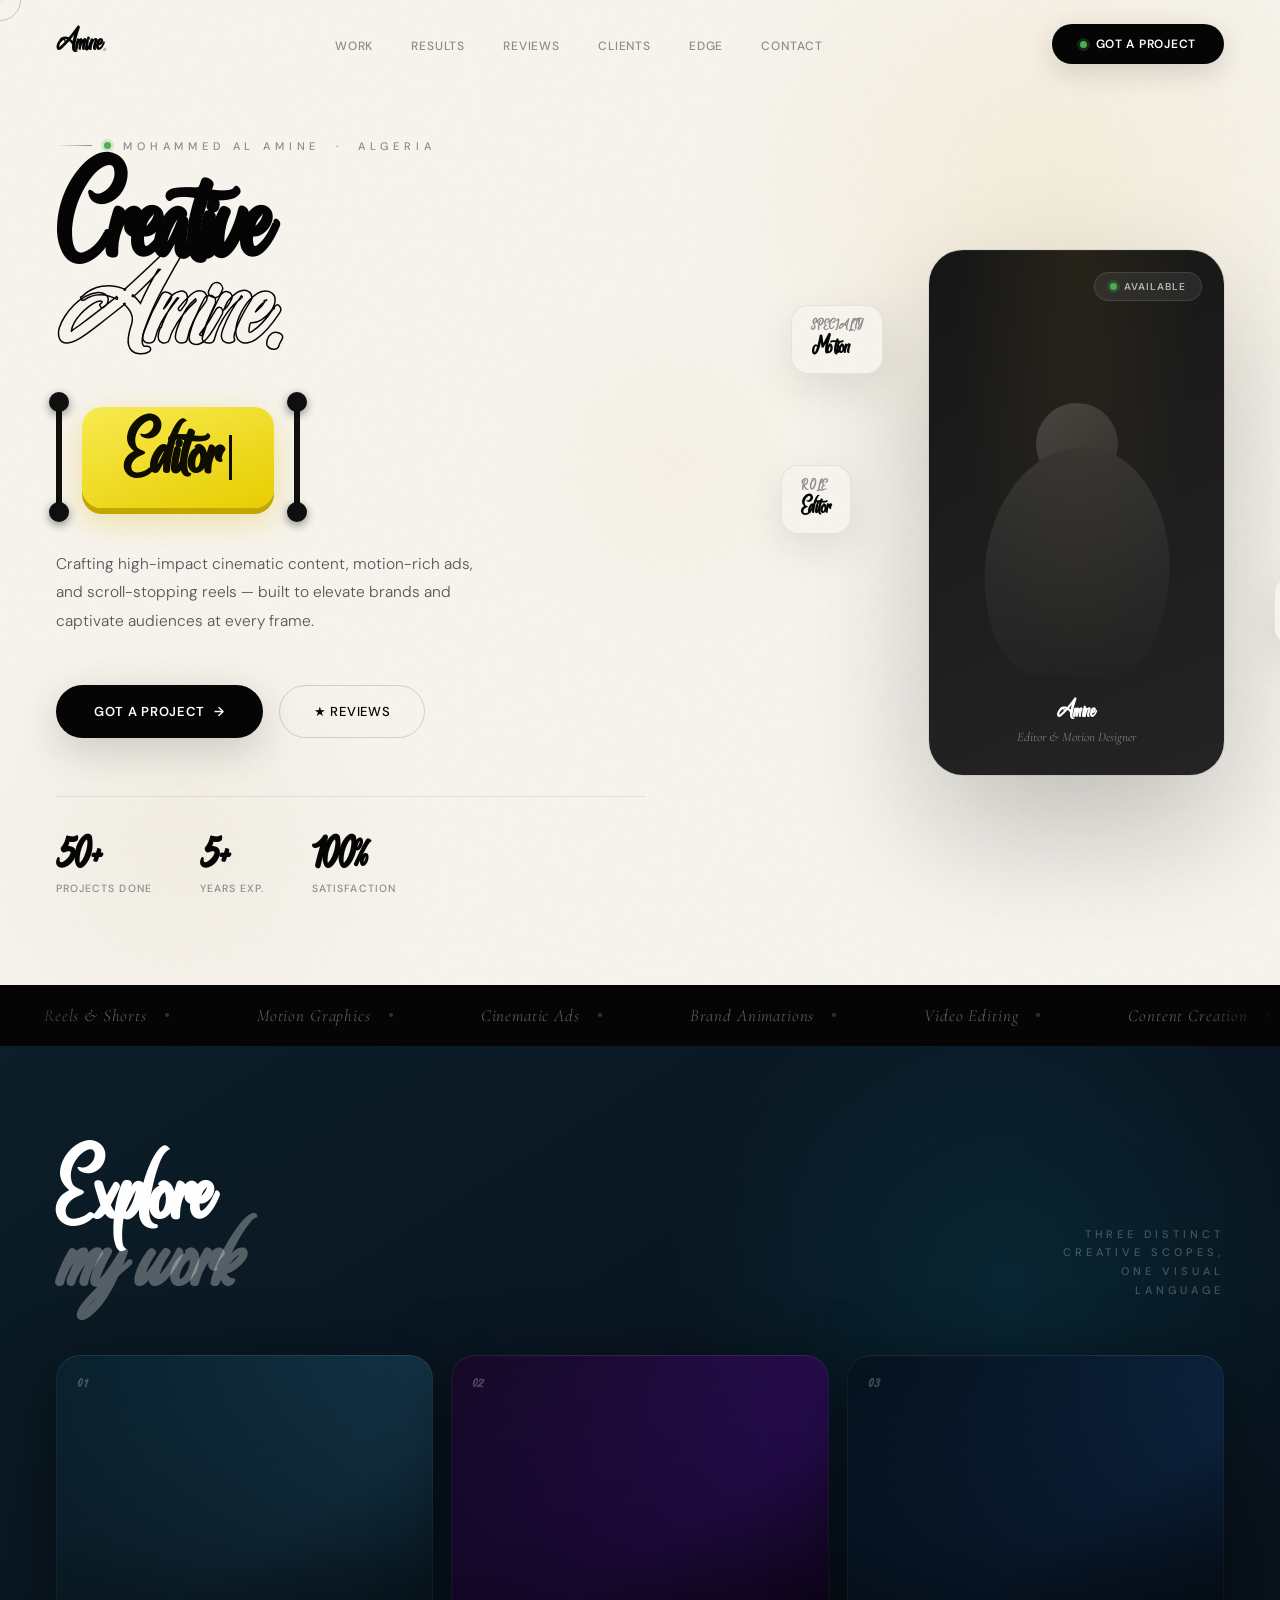
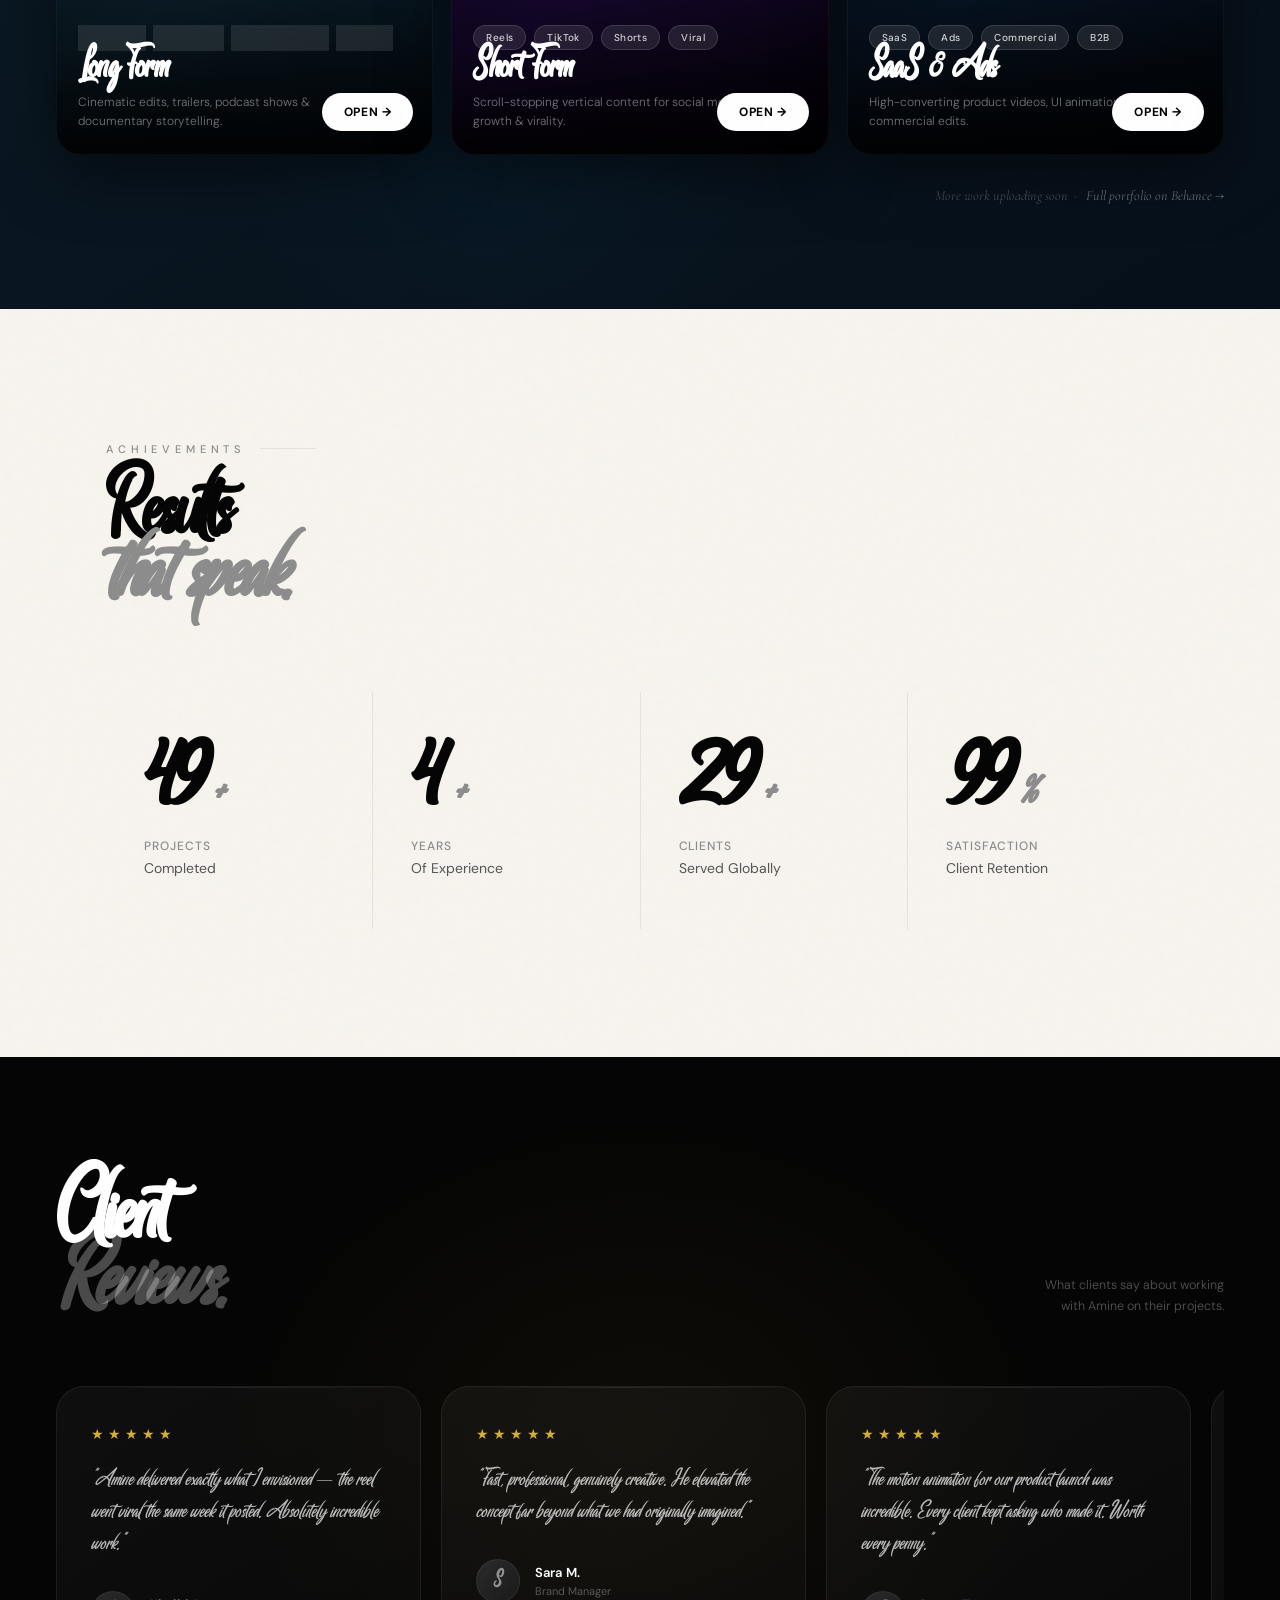
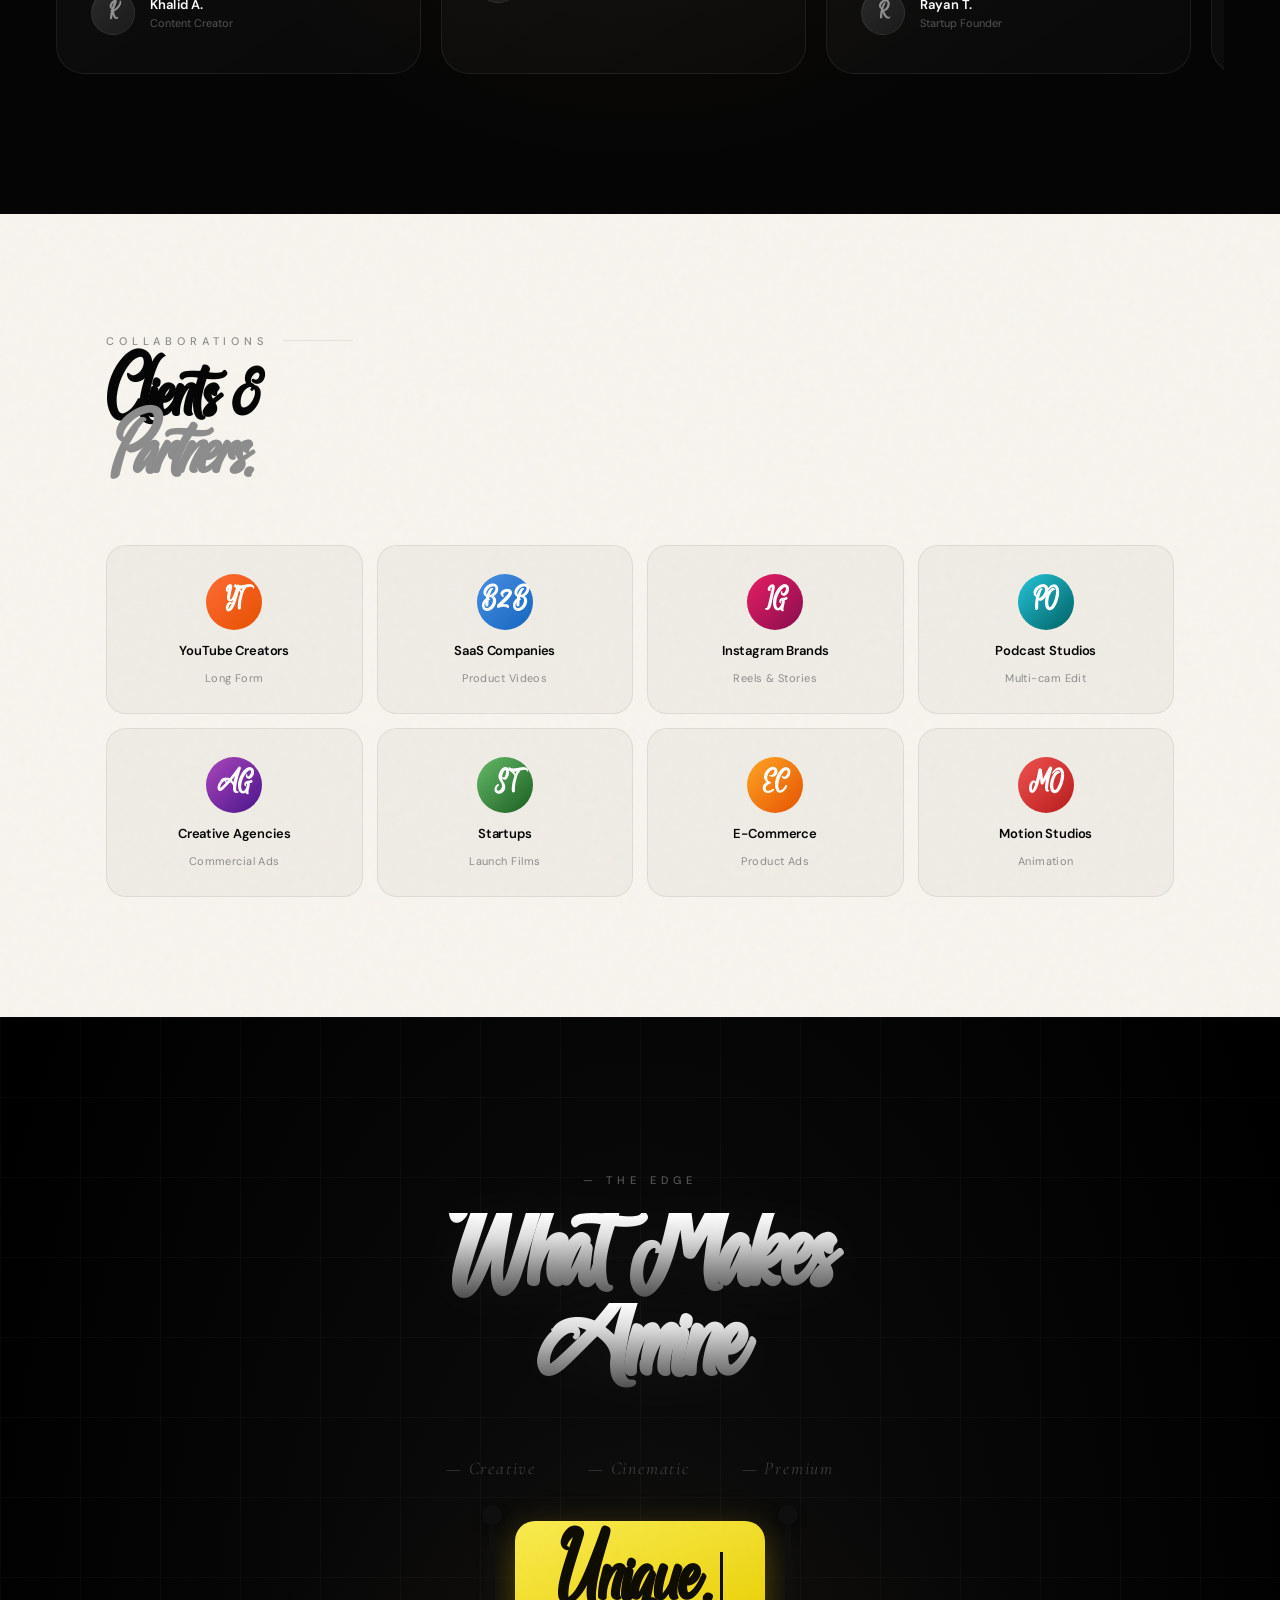
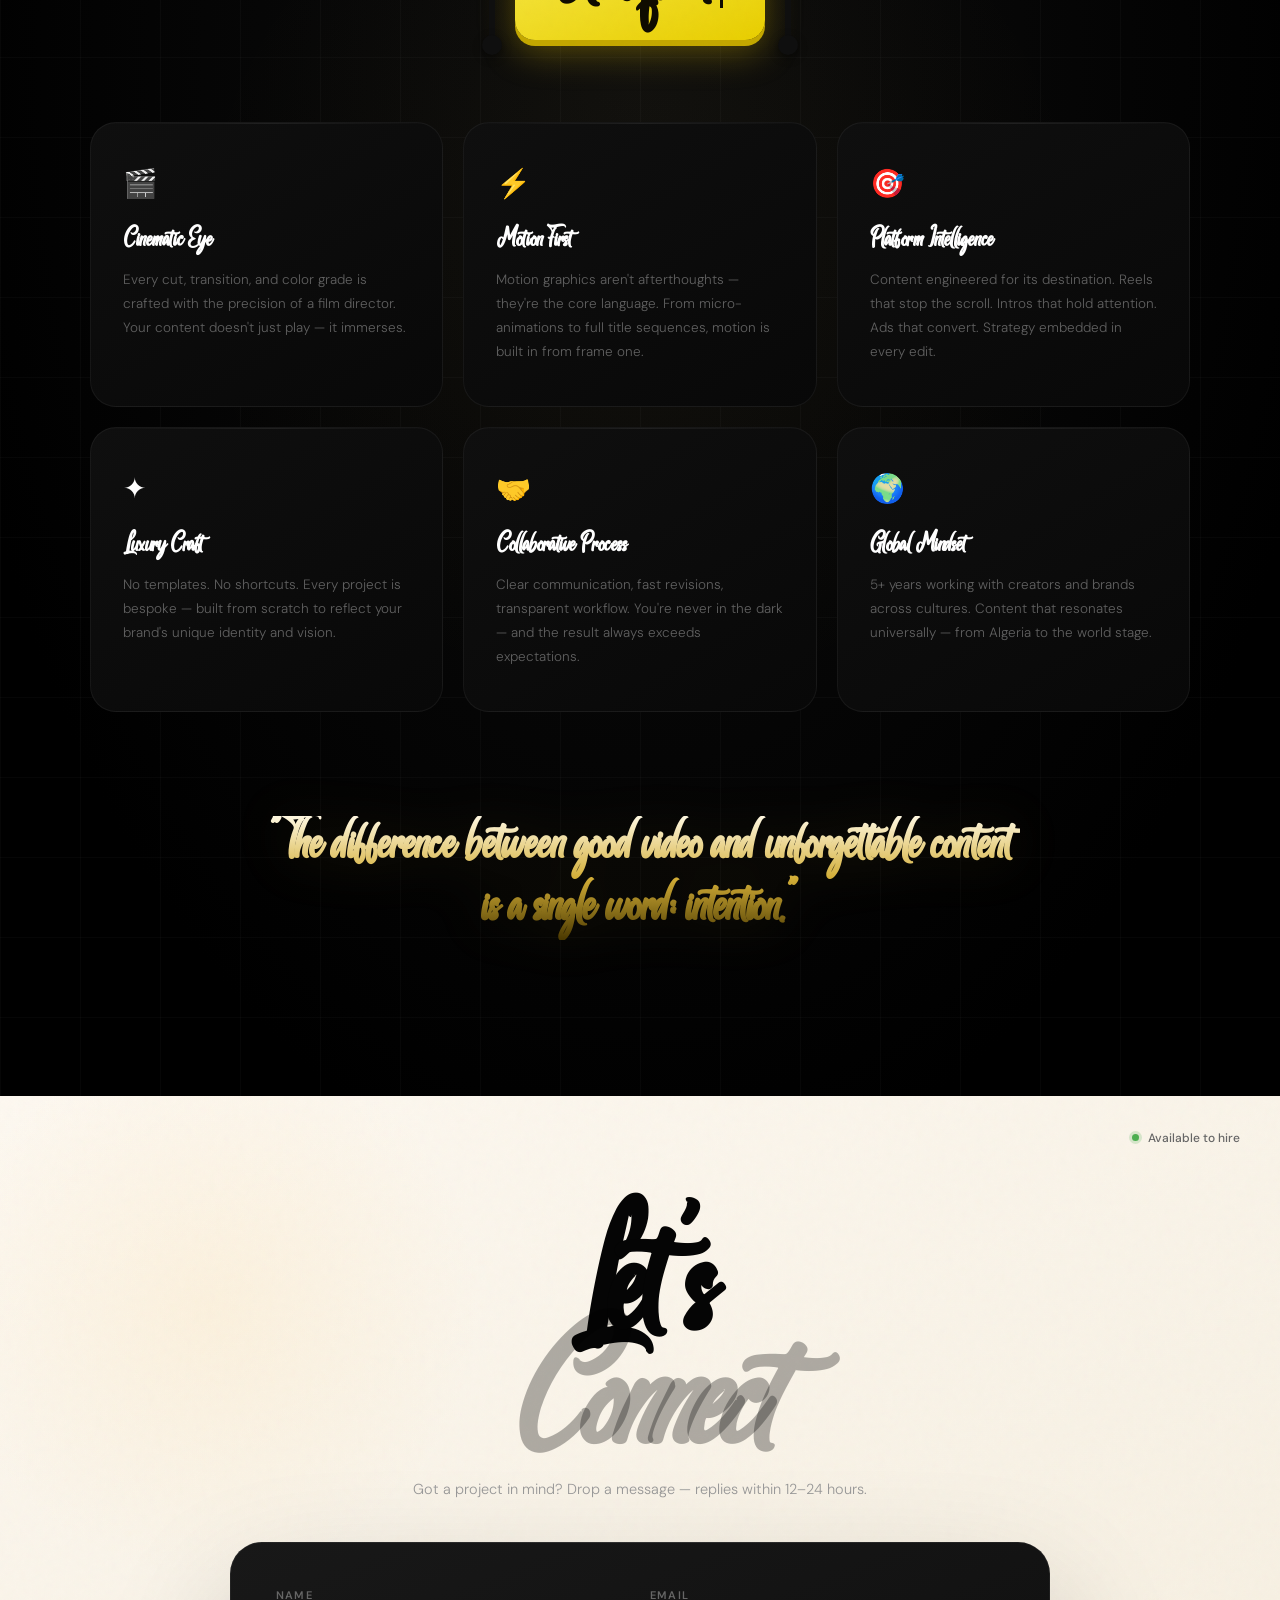
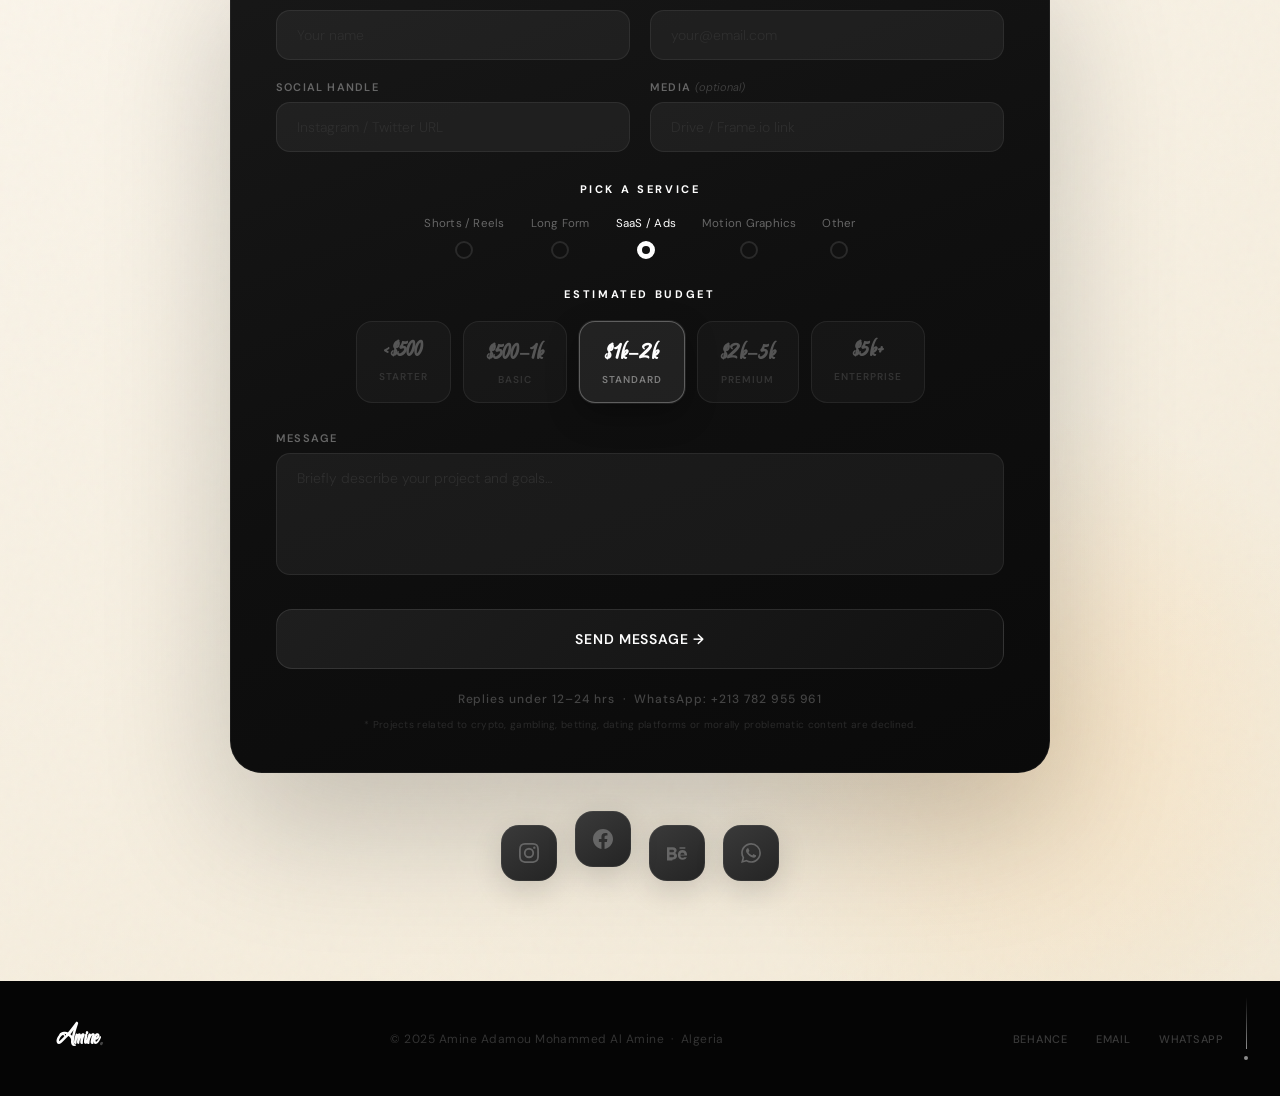
<file: lab/index.html>
<!DOCTYPE html>
<html lang="en">
<head>
<meta charset="UTF-8">
<meta name="viewport" content="width=device-width, initial-scale=1.0">
<title>Amine — Video Editor & Motion Designer</title>
<link rel="preconnect" href="https://fonts.googleapis.com">
<link rel="preconnect" href="https://fonts.gstatic.com" crossorigin>
<link href="https://fonts.googleapis.com/css2?family=Playfair+Display:ital,wght@0,700;0,900;1,700;1,900&family=Cormorant+Garamond:ital,wght@0,300;0,400;1,300;1,400&family=DM+Sans:ital,wght@0,300;0,400;0,500;1,300&display=swap" rel="stylesheet">
<style>
@font-face {
  font-family: 'Ballmain';
  src: url('Ballmain.ttf') format('truetype');
  font-weight: normal;
  font-style: normal;
  font-display: swap;
}

/* ══════════════════════════════════
   TOKENS + RESET
══════════════════════════════════ */
*{box-sizing:border-box;margin:0;padding:0}
:root{
  --tf:'Ballmain','Playfair Display',serif;
  --bf:'DM Sans',Helvetica,sans-serif;
  --cf:'Cormorant Garamond',serif;
  --bg:#F7F4EE;--bg2:#EFECE5;
  --dark:#050505;--mid:#555;--muted:#8D8D8D;
  --gold:#D4AF37;--border:rgba(0,0,0,.07);
  --ease:cubic-bezier(.22,1,.36,1);
  --ease2:cubic-bezier(.175,.885,.32,1.275)
}
html{scroll-behavior:smooth;-webkit-font-smoothing:antialiased}
body{font-family:var(--bf);background:var(--bg);color:var(--dark);overflow-x:hidden}
::selection{background:#050505;color:#fff}
::-webkit-scrollbar{width:4px}
::-webkit-scrollbar-track{background:var(--bg2)}
::-webkit-scrollbar-thumb{background:#c8c4bc;border-radius:10px}

/* ── GRAIN ── */
body::before{content:'';position:fixed;inset:0;z-index:9990;pointer-events:none;
  background-image:url("data:image/svg+xml,%3Csvg viewBox='0 0 200 200' xmlns='http://www.w3.org/2000/svg'%3E%3Cfilter id='n'%3E%3CfeTurbulence type='fractalNoise' baseFrequency='0.85' numOctaves='4' stitchTiles='stitch'/%3E%3C/filter%3E%3Crect width='100%25' height='100%25' filter='url(%23n)'/%3E%3C/svg%3E");
  opacity:.028;mix-blend-mode:multiply}

/* ── CURTAIN TRANSITION ── */
#curtain{position:fixed;inset:0;z-index:99999;pointer-events:none;background:#050505;
  clip-path:circle(0% at var(--cx,50%) var(--cy,50%));will-change:clip-path}
#curtain.expanding{clip-path:circle(170% at var(--cx,50%) var(--cy,50%));
  transition:clip-path 1.1s cubic-bezier(.77,0,.18,1);pointer-events:all}

/* ── LOADER ── */
#loader{position:fixed;inset:0;z-index:99998;background:#050505;
  display:flex;flex-direction:column;align-items:center;justify-content:center;
  transition:opacity .9s var(--ease),visibility .9s;overflow:hidden}
#loader.out{opacity:0;visibility:hidden}
.l-num{font-family:var(--tf);font-size:clamp(80px,14vw,180px);font-weight:900;
  letter-spacing:-.05em;line-height:1;
  background:linear-gradient(175deg,#fff 0%,#aaa 60%,#333 100%);
  -webkit-background-clip:text;background-clip:text;-webkit-text-fill-color:transparent;
  transition:opacity .3s}
.l-tag{font-size:11px;letter-spacing:.45em;color:rgba(255,255,255,.2);
  font-weight:500;text-transform:uppercase;margin-top:14px}
.l-bar{width:200px;height:1px;background:rgba(255,255,255,.08);margin-top:44px;overflow:hidden}
.l-fill{height:100%;background:linear-gradient(90deg,transparent,rgba(255,255,255,.7),transparent);
  width:0%;transition:width .06s linear}
.l-tagline{position:absolute;bottom:40px;font-family:var(--cf);font-style:italic;
  font-size:15px;color:rgba(255,255,255,.18);letter-spacing:.06em}

/* ── CURSOR ── */
#c,#cr{position:fixed;border-radius:50%;pointer-events:none;transform:translate(-50%,-50%);will-change:left,top}
#c{width:9px;height:9px;background:#050505;z-index:9998;transition:width .4s var(--ease),height .4s var(--ease),background .4s;mix-blend-mode:difference}
#cr{width:42px;height:42px;border:1.5px solid rgba(0,0,0,.2);z-index:9997;
  transition:width .45s var(--ease),height .45s var(--ease),border-color .4s,opacity .4s;mix-blend-mode:normal}
body.ch #c{width:0;height:0}
body.ch #cr{width:66px;height:66px;border-color:rgba(0,0,0,.45)}
body.ds #c{background:#fff;mix-blend-mode:difference}
body.ds #cr{border-color:rgba(255,255,255,.3)}

/* ── PAGE REVEAL ── */
@keyframes pgIn{from{opacity:0;transform:translateY(22px);filter:blur(10px)}to{opacity:1;transform:none;filter:none}}
body.ready{animation:pgIn .95s var(--ease) both}

/* ── FADE UP ── */
.fu{opacity:0;transform:translateY(32px);filter:blur(14px);
  transition:opacity 1.1s var(--ease),transform 1.1s var(--ease),filter 1.1s var(--ease)}
.fu.v{opacity:1;transform:none;filter:none}
.d1{transition-delay:.1s}.d2{transition-delay:.22s}.d3{transition-delay:.37s}
.d4{transition-delay:.52s}.d5{transition-delay:.68s}

/* ── SCROLL INDICATOR ── */
#si{position:fixed;right:32px;bottom:36px;z-index:100;
  display:flex;flex-direction:column;align-items:center;gap:7px;
  opacity:1;transition:opacity .5s;pointer-events:none}
#si.h{opacity:0}
.si-l{width:1px;height:52px;background:linear-gradient(180deg,transparent,var(--muted));
  animation:sid 2.4s ease-in-out infinite}
@keyframes sid{
  0%{transform:scaleY(0);transform-origin:top;opacity:0}
  38%{transform:scaleY(1);opacity:1}
  78%{transform:scaleY(1);transform-origin:bottom;opacity:.4}
  100%{transform:scaleY(0);transform-origin:bottom;opacity:0}}
.si-d{width:4px;height:4px;border-radius:50%;background:var(--muted)}

/* ══════════════════════════════════
   NAV
══════════════════════════════════ */
nav{position:fixed;top:0;left:0;right:0;z-index:1000;
  display:flex;align-items:center;justify-content:space-between;padding:24px 56px;
  background:rgba(247,244,238,.0);backdrop-filter:blur(0px);
  border-bottom:1px solid transparent;
  transition:padding .5s var(--ease),background .6s,backdrop-filter .6s,border-color .6s}
nav.sc{padding:16px 56px;background:rgba(247,244,238,.92);
  backdrop-filter:blur(24px) saturate(140%);border-color:var(--border)}
.nav-logo{font-family:var(--tf);font-size:22px;font-weight:900;letter-spacing:-.035em;
  color:var(--dark);text-decoration:none;transition:opacity .3s}
.nav-logo em{font-style:italic;color:rgba(0,0,0,.25)}
.nav-logo:hover{opacity:.7}
.nav-links{display:flex;gap:38px;list-style:none}
.nav-links a{font-size:12px;font-weight:500;letter-spacing:.07em;color:var(--muted);
  text-decoration:none;text-transform:uppercase;position:relative;transition:color .3s}
.nav-links a::after{content:'';position:absolute;bottom:-4px;left:0;width:0;height:1px;
  background:var(--dark);transition:width .4s var(--ease)}
.nav-links a:hover{color:var(--dark)}
.nav-links a:hover::after{width:100%}
.nav-cta{display:inline-flex;align-items:center;gap:9px;padding:12px 28px;
  background:var(--dark);color:#fff;border-radius:100px;
  font-size:12px;font-weight:600;letter-spacing:.06em;text-decoration:none;text-transform:uppercase;
  transition:all .45s var(--ease);box-shadow:0 8px 28px rgba(0,0,0,.14)}
.nav-cta:hover{transform:translateY(-2px);box-shadow:0 16px 44px rgba(0,0,0,.22)}
.nav-avail{width:7px;height:7px;background:#4CAF50;border-radius:50%;
  box-shadow:0 0 0 3px rgba(76,175,80,.2);animation:pulse 2s infinite}
@keyframes pulse{0%,100%{box-shadow:0 0 0 0 rgba(76,175,80,.45)}50%{box-shadow:0 0 0 7px rgba(76,175,80,0)}}

/* ══════════════════════════════════
   §1 HERO
══════════════════════════════════ */
#s1{min-height:100vh;display:flex;align-items:center;padding:130px 56px 90px;
  position:relative;overflow:hidden;background:var(--bg)}

/* ambient orbs */
.orb{position:absolute;border-radius:50%;pointer-events:none}
.o1{width:780px;height:780px;top:-200px;right:-160px;
  background:radial-gradient(circle,rgba(212,175,55,.11),transparent 65%);
  animation:ob1 14s ease-in-out infinite}
.o2{width:560px;height:560px;bottom:-140px;left:-100px;
  background:radial-gradient(circle,rgba(180,155,90,.08),transparent 62%);
  animation:ob2 18s ease-in-out infinite}
.o3{width:380px;height:380px;top:28%;left:38%;
  background:radial-gradient(circle,rgba(212,175,55,.055),transparent 68%);
  animation:ob3 22s ease-in-out infinite}
@keyframes ob1{0%,100%{transform:translate(0,0) scale(1)}50%{transform:translate(-28px,22px) scale(1.05)}}
@keyframes ob2{0%,100%{transform:translate(0,0)}50%{transform:translate(22px,-26px) scale(1.04)}}
@keyframes ob3{0%,100%{transform:translate(0,0)}33%{transform:translate(16px,-14px)}66%{transform:translate(-12px,16px)}}

.h-inner{display:flex;align-items:center;justify-content:space-between;
  gap:60px;max-width:1180px;width:100%;margin:0 auto;position:relative;z-index:2}
.h-left{flex:1;max-width:590px}

.h-eye{display:inline-flex;align-items:center;gap:12px;font-size:11px;
  letter-spacing:.44em;color:var(--muted);font-weight:500;text-transform:uppercase;margin-bottom:34px}
.h-eye-line{width:36px;height:1px;background:linear-gradient(90deg,transparent,var(--muted))}

.h-name{font-family:var(--tf);font-size:clamp(60px,7.8vw,118px);font-weight:900;
  line-height:.87;letter-spacing:-.045em;margin-bottom:42px;color:var(--dark)}
.h-name .ln1{display:block}
.h-name .ln2{display:block;font-style:italic;font-weight:700;
  -webkit-text-stroke:1.5px var(--dark);color:transparent;letter-spacing:-.02em}

/* typewriter widget */
.tw{display:inline-flex;align-items:center;justify-content:center;margin-bottom:38px}
.tw-bar{width:3px;height:76px;border-radius:2px;position:relative;
  transition:height .55s var(--ease2)}
.tw-knob{position:absolute;width:13px;height:13px;background:var(--bg);
  border:2.5px solid currentColor;border-radius:50%;left:50%;transform:translateX(-50%)}
.tw-knob.t{top:-6px}.tw-knob.b{bottom:-6px}
.tw-word{padding:10px 36px;font-family:var(--tf);
  font-size:clamp(30px,4.4vw,58px);font-weight:900;letter-spacing:-.03em;
  transition:all .65s var(--ease);border-radius:16px;margin:0 16px;
  min-width:160px;display:flex;align-items:center;justify-content:center;
  box-shadow:0 18px 55px rgba(0,0,0,.14)}
.tw-cur{display:inline-block;width:2.5px;height:.82em;background:currentColor;
  margin-left:5px;vertical-align:middle;animation:blink 1s step-end infinite}
@keyframes blink{50%{opacity:0}}

/* themes */
.c-y{color:#8a6500}.c-y .tw-word{background:linear-gradient(135deg,#ffe55a,#f0c200);color:#1a1200}.c-y .tw-bar{background:#f0c200}
.c-p{color:#3d2dd4}.c-p .tw-word{background:linear-gradient(135deg,#c4b8ff,#4a34f3);color:#fff}.c-p .tw-bar{background:#4a34f3}
.c-o{color:#bf4200}.c-o .tw-word{background:linear-gradient(135deg,#ffb888,#e65100);color:#fff}.c-o .tw-bar{background:#e65100}
.c-g{color:#1a6620}.c-g .tw-word{background:linear-gradient(135deg,#62f4a0,#2e7d32);color:#fff}.c-g .tw-bar{background:#2e7d32}

.h-desc{font-size:15.5px;color:var(--mid);line-height:1.82;font-weight:300;
  max-width:430px;margin-bottom:50px}
.h-btns{display:flex;gap:16px;flex-wrap:wrap;align-items:center}

.btn-p{display:inline-flex;align-items:center;gap:10px;padding:18px 38px;
  background:var(--dark);color:#fff;border-radius:100px;font-size:13px;
  font-weight:600;letter-spacing:.055em;text-decoration:none;text-transform:uppercase;
  transition:all .48s var(--ease);box-shadow:0 12px 40px rgba(0,0,0,.16);position:relative;overflow:hidden}
.btn-p::before{content:'';position:absolute;inset:0;background:#111;
  transform:translateX(-101%);transition:transform .55s var(--ease)}
.btn-p:hover::before{transform:translateX(0)}
.btn-p:hover{transform:translateY(-3px);box-shadow:0 22px 52px rgba(0,0,0,.25)}
.btn-p>*{position:relative;z-index:1}
.bt-arr{transition:transform .45s var(--ease)}
.btn-p:hover .bt-arr{transform:translateX(5px)}

.btn-s{display:inline-flex;align-items:center;gap:10px;padding:17px 34px;
  background:transparent;color:var(--dark);border:1.5px solid rgba(0,0,0,.15);
  border-radius:100px;font-size:13px;font-weight:500;letter-spacing:.055em;
  text-decoration:none;text-transform:uppercase;transition:all .45s var(--ease)}
.btn-s:hover{background:var(--dark);color:#fff;border-color:var(--dark);transform:translateY(-3px)}

.h-stats{display:flex;gap:48px;margin-top:58px;padding-top:42px;border-top:1px solid var(--border)}
.hs-n{font-family:var(--tf);font-size:38px;font-weight:900;letter-spacing:-.045em;
  line-height:1;color:var(--dark)}
.hs-l{font-size:10.5px;color:var(--muted);letter-spacing:.1em;
  font-weight:500;margin-top:5px;text-transform:uppercase}

/* portrait */
.h-right{flex:0 0 auto;position:relative}
.portrait{width:295px;aspect-ratio:9/16;border-radius:34px;overflow:hidden;
  background:linear-gradient(158deg,#161616,#242424);
  box-shadow:0 55px 130px rgba(0,0,0,.22),0 0 0 1px rgba(0,0,0,.06),
             inset 0 1px 0 rgba(255,255,255,.06);
  transition:transform .6s var(--ease)}
.portrait:hover{transform:perspective(700px) rotateY(-4deg) rotateX(2deg) scale(1.02)}
.portrait-body{position:absolute;bottom:100px;left:50%;transform:translateX(-50%);
  width:185px;height:228px;background:linear-gradient(175deg,#323232,#222);
  border-radius:54% 46% 32% 28%/58% 52% 48% 42%;z-index:1}
.portrait-head{position:absolute;bottom:290px;left:50%;transform:translateX(-50%);
  width:82px;height:82px;border-radius:50%;
  background:linear-gradient(135deg,#404040,#2e2e2e);z-index:1}
.portrait-glow{position:absolute;inset:0;
  background:radial-gradient(ellipse at 50% 0%,rgba(212,175,55,.08),transparent 58%);z-index:2}
.portrait-badge{position:absolute;top:22px;right:22px;z-index:4;
  background:rgba(255,255,255,.07);backdrop-filter:blur(14px);
  border:1px solid rgba(255,255,255,.11);border-radius:100px;
  padding:7px 15px;font-size:10px;font-weight:600;letter-spacing:.1em;
  color:rgba(255,255,255,.65);text-transform:uppercase;
  display:flex;align-items:center;gap:7px}
.portrait-info{position:absolute;bottom:30px;left:0;right:0;text-align:center;z-index:3}
.portrait-info .pn{font-family:var(--tf);font-size:18px;font-weight:700;
  color:#fff;letter-spacing:-.02em}
.portrait-info .pr{font-family:var(--cf);font-style:italic;font-size:13px;
  color:rgba(255,255,255,.42);margin-top:5px}

/* floating tags */
.ftag{position:absolute;background:rgba(247,244,238,.96);backdrop-filter:blur(20px);
  border:1px solid rgba(0,0,0,.07);border-radius:17px;padding:13px 19px;
  box-shadow:0 14px 44px rgba(0,0,0,.09);white-space:nowrap;z-index:10;
  animation:ff 5.5s ease-in-out infinite}
.ftag .fl{font-size:10px;color:var(--muted);letter-spacing:.08em;font-weight:600;
  text-transform:uppercase;display:block;margin-bottom:3px}
.ftag .fv{font-family:var(--tf);font-size:18px;font-weight:900;
  color:var(--dark);letter-spacing:-.03em}
.ft1{top:55px;left:-138px;animation-delay:0s}
.ft2{top:215px;left:-148px;animation-delay:1.9s}
.ft3{bottom:130px;right:-138px;animation-delay:1s}
@keyframes ff{0%,100%{transform:translateY(0)}50%{transform:translateY(-10px)}}

/* ══════════════════════════════════
   MARQUEE
══════════════════════════════════ */
.mq{background:var(--dark);padding:20px 0;overflow:hidden;position:relative}
.mq::before,.mq::after{content:'';position:absolute;top:0;bottom:0;width:80px;z-index:2}
.mq::before{left:0;background:linear-gradient(90deg,var(--dark),transparent)}
.mq::after{right:0;background:linear-gradient(-90deg,var(--dark),transparent)}
.mq-t{display:flex;width:max-content;animation:mqs 30s linear infinite}
.mq-i{display:flex;align-items:center;gap:18px;padding:0 44px;
  font-family:var(--cf);font-style:italic;font-size:17px;font-weight:300;
  color:rgba(255,255,255,.38);letter-spacing:.05em;white-space:nowrap}
.mq-d{width:4px;height:4px;background:rgba(255,255,255,.18);border-radius:50%;flex-shrink:0}
@keyframes mqs{0%{transform:translateX(0)}100%{transform:translateX(-50%)}}

/* ══════════════════════════════════
   §2 WORK CARDS
══════════════════════════════════ */
#s2{background:linear-gradient(148deg,#0c1e28,#091520 48%,#07101a);
  padding:120px 56px 100px;position:relative;overflow:hidden}
#s2::before{content:'';position:absolute;top:-150px;right:-120px;width:780px;height:780px;
  border-radius:50%;background:radial-gradient(circle,rgba(0,160,180,.12),transparent 62%);pointer-events:none}
#s2::after{content:'';position:absolute;bottom:-120px;left:15%;width:620px;height:560px;
  background:radial-gradient(circle,rgba(0,80,120,.09),transparent 62%);pointer-events:none}

.s2-in{max-width:1180px;margin:0 auto;position:relative;z-index:2}
.s2-hd{display:flex;align-items:flex-end;justify-content:space-between;margin-bottom:56px}
.s2-ht{font-family:var(--tf);font-size:clamp(42px,5.8vw,76px);font-weight:900;
  color:#fff;letter-spacing:-.03em;line-height:.9}
.s2-ht em{font-style:italic;color:rgba(255,255,255,.3)}
.s2-hs{font-size:11px;letter-spacing:.36em;color:rgba(255,255,255,.25);
  font-weight:500;text-transform:uppercase;max-width:180px;text-align:right;line-height:1.7}

.s2-cards{display:grid;grid-template-columns:repeat(3,1fr);gap:18px}

/* card */
.wc{border-radius:24px;overflow:hidden;position:relative;cursor:pointer;
  min-height:400px;transition:transform .6s var(--ease),box-shadow .6s var(--ease);
  box-shadow:0 14px 65px rgba(0,0,0,.5)}
.wc:hover{transform:translateY(-12px) scale(1.012);box-shadow:0 44px 110px rgba(0,0,0,.65)}

.wc-bg{position:absolute;inset:0;background-size:cover;background-position:center;
  transition:transform .75s var(--ease)}
.wc:hover .wc-bg{transform:scale(1.09)}
.wc-1 .wc-bg{background:linear-gradient(148deg,#0a2230,#163a50,#0a1e30)}
.wc-2 .wc-bg{background:linear-gradient(148deg,#160a28,#2e0e5e,#0e061a)}
.wc-3 .wc-bg{background:linear-gradient(148deg,#06121e,#0e2848,#050e18)}

.wc-ov{position:absolute;inset:0;
  background:linear-gradient(to top,rgba(0,0,0,.95) 0%,rgba(0,0,0,.4) 55%,rgba(0,0,0,.05) 100%)}
.wc-sheen{position:absolute;inset:0;z-index:3;opacity:0;
  background:linear-gradient(135deg,transparent 30%,rgba(255,255,255,.04) 50%,transparent 70%);
  transition:opacity .5s}
.wc:hover .wc-sheen{opacity:1}
.wc-border{position:absolute;inset:0;border-radius:24px;z-index:4;pointer-events:none;
  box-shadow:inset 0 1px 0 rgba(255,255,255,.06),inset 0 0 0 1px rgba(255,255,255,.04)}
.wc:hover .wc-border{box-shadow:inset 0 1px 0 rgba(255,255,255,.1),inset 0 0 0 1px rgba(255,255,255,.08)}

.wc-tags{position:absolute;bottom:105px;left:22px;display:flex;gap:8px;flex-wrap:wrap;z-index:5}
.wct{background:rgba(255,255,255,.1);backdrop-filter:blur(10px);
  border:1px solid rgba(255,255,255,.13);color:rgba(255,255,255,.8);
  font-size:10px;font-weight:500;padding:5px 12px;border-radius:100px;letter-spacing:.04em}

.wc-info{position:absolute;bottom:24px;left:22px;right:82px;z-index:5}
.wc-info h3{font-family:var(--tf);font-size:clamp(22px,2.6vw,32px);font-weight:800;
  color:#fff;letter-spacing:-.025em;margin-bottom:7px;line-height:1.1}
.wc-info p{font-size:12px;color:rgba(255,255,255,.45);font-weight:300;line-height:1.6}

.wc-btn{position:absolute;bottom:24px;right:20px;z-index:5;
  background:#fff;color:#000;border:none;border-radius:100px;
  padding:11px 22px;font-size:12px;font-weight:700;cursor:pointer;
  letter-spacing:.05em;text-transform:uppercase;font-family:var(--bf);
  transition:all .42s var(--ease)}
.wc:hover .wc-btn{transform:scale(1.07);box-shadow:0 8px 28px rgba(255,255,255,.2)}

/* corner number */
.wc-num{position:absolute;top:22px;left:22px;z-index:5;
  font-family:var(--tf);font-size:11px;font-weight:700;color:rgba(255,255,255,.25);
  letter-spacing:.08em}

.s2-foot{text-align:right;margin-top:28px;
  font-family:var(--cf);font-style:italic;font-size:14px;color:rgba(255,255,255,.25);line-height:1.8}

/* ══════════════════════════════════
   §3 STATS
══════════════════════════════════ */
#s3{padding:128px 56px;max-width:1180px;margin:0 auto}
.s3-ey{display:inline-flex;align-items:center;gap:14px;font-size:11px;
  letter-spacing:.44em;color:var(--muted);font-weight:500;text-transform:uppercase;margin-bottom:26px}
.s3-ey::after{content:'';flex:1;height:1px;background:var(--border);min-width:56px}
.s3-tt{font-family:var(--tf);font-size:clamp(40px,5.5vw,72px);font-weight:900;
  letter-spacing:-.035em;line-height:.9;margin-bottom:84px;color:var(--dark)}
.s3-tt em{font-style:italic;color:var(--muted)}
.s3-g{display:grid;grid-template-columns:repeat(4,1fr);gap:1px;background:var(--border)}
.s3-b{background:var(--bg);padding:52px 38px;position:relative;transition:background .4s}
.s3-b:hover{background:var(--bg2)}
.s3-n{font-family:var(--tf);font-size:clamp(54px,6.2vw,88px);font-weight:900;
  letter-spacing:-.055em;line-height:1;color:var(--dark);margin-bottom:14px}
.s3-suf{font-size:.52em;font-style:italic;color:var(--muted);font-weight:700}
.s3-l{font-size:12px;color:var(--muted);letter-spacing:.08em;text-transform:uppercase;font-weight:500}
.s3-l em{display:block;font-style:normal;font-size:14px;letter-spacing:0;
  color:var(--mid);margin-top:5px;font-weight:400;text-transform:none}

/* ══════════════════════════════════
   §4 REVIEWS
══════════════════════════════════ */
#s4{background:var(--dark);padding:128px 56px;overflow:hidden;position:relative}
#s4::before{content:'';position:absolute;top:50%;left:50%;width:900px;height:700px;
  background:radial-gradient(ellipse,rgba(212,175,55,.042),transparent 68%);
  transform:translate(-50%,-50%);pointer-events:none}
.s4-in{max-width:1180px;margin:0 auto;position:relative;z-index:2}
.s4-hd{display:flex;justify-content:space-between;align-items:flex-end;margin-bottom:68px}
.s4-tt{font-family:var(--tf);font-size:clamp(44px,5.8vw,78px);font-weight:900;
  letter-spacing:-.035em;line-height:.9;color:#fff}
.s4-tt em{font-style:italic;color:rgba(255,255,255,.28)}
.s4-mt{font-size:12.5px;color:rgba(255,255,255,.32);max-width:200px;
  line-height:1.75;text-align:right;font-weight:300}
.rv-tr{display:flex;gap:20px;overflow-x:auto;padding-bottom:12px;
  scroll-snap-type:x mandatory;-webkit-overflow-scrolling:touch}
.rv-tr::-webkit-scrollbar{height:2px}
.rv-tr::-webkit-scrollbar-thumb{background:rgba(255,255,255,.08);border-radius:2px}
.rv{flex:0 0 365px;
  background:linear-gradient(148deg,rgba(255,255,255,.042),rgba(255,255,255,.018));
  border:1px solid rgba(255,255,255,.07);border-radius:28px;padding:38px 34px;
  scroll-snap-align:start;transition:all .55s var(--ease);position:relative;overflow:hidden}
.rv::before{content:'';position:absolute;top:0;left:0;right:0;height:1px;
  background:linear-gradient(90deg,transparent,rgba(255,255,255,.09),transparent)}
.rv:hover{background:linear-gradient(148deg,rgba(255,255,255,.07),rgba(255,255,255,.03));
  border-color:rgba(255,255,255,.13);transform:translateY(-7px)}
.rv-stars{display:flex;gap:4px;margin-bottom:22px}
.rv-star{color:var(--gold);font-size:14px}
.rv-q{font-family:var(--cf);font-size:17.5px;font-style:italic;
  color:rgba(255,255,255,.7);line-height:1.82;margin-bottom:30px}
.rv-au{display:flex;align-items:center;gap:15px}
.rv-av{width:44px;height:44px;border-radius:50%;flex-shrink:0;
  display:flex;align-items:center;justify-content:center;
  font-size:16px;font-weight:700;font-family:var(--tf);
  color:rgba(255,255,255,.5);background:linear-gradient(135deg,#2a2a2a,#1a1a1a);
  border:1px solid rgba(255,255,255,.07)}
.rv-nm{font-size:13px;font-weight:600;color:#fff;letter-spacing:.01em}
.rv-rl{font-size:11px;color:rgba(255,255,255,.3);margin-top:3px}

/* ══════════════════════════════════
   §5 CLIENTS UNIVERSE
══════════════════════════════════ */
#s5{padding:120px 56px;max-width:1180px;margin:0 auto}
.s5-ey{display:flex;align-items:center;gap:14px;font-size:11px;letter-spacing:.44em;
  color:var(--muted);font-weight:500;text-transform:uppercase;margin-bottom:22px}
.s5-ey::after{content:'';flex:1;height:1px;background:var(--border);max-width:70px}
.s5-tt{font-family:var(--tf);font-size:clamp(38px,5vw,68px);font-weight:900;
  letter-spacing:-.035em;line-height:.9;margin-bottom:60px;color:var(--dark)}
.s5-tt em{font-style:italic;color:var(--muted)}
.s5-g{display:grid;grid-template-columns:repeat(4,1fr);gap:14px}
.cl-c{border-radius:20px;background:var(--bg2);border:1px solid var(--border);
  padding:28px 24px;display:flex;flex-direction:column;align-items:center;gap:12px;
  transition:all .45s var(--ease);cursor:default}
.cl-c:hover{transform:translateY(-6px);
  box-shadow:0 20px 60px rgba(0,0,0,.08);border-color:rgba(0,0,0,.12)}
.cl-av{width:56px;height:56px;border-radius:50%;
  display:flex;align-items:center;justify-content:center;
  font-family:var(--tf);font-size:22px;font-weight:900;color:#fff}
.cl-nm{font-size:13px;font-weight:600;color:var(--dark);text-align:center;letter-spacing:-.01em}
.cl-pl{font-size:11px;color:var(--muted);letter-spacing:.04em;text-align:center}
.cl-c1 .cl-av{background:linear-gradient(135deg,#FF6B35,#e65100)}
.cl-c2 .cl-av{background:linear-gradient(135deg,#4A90E2,#1565C0)}
.cl-c3 .cl-av{background:linear-gradient(135deg,#E91E63,#880E4F)}
.cl-c4 .cl-av{background:linear-gradient(135deg,#26C6DA,#006064)}
.cl-c5 .cl-av{background:linear-gradient(135deg,#AB47BC,#4A148C)}
.cl-c6 .cl-av{background:linear-gradient(135deg,#66BB6A,#1B5E20)}
.cl-c7 .cl-av{background:linear-gradient(135deg,#FFA726,#E65100)}
.cl-c8 .cl-av{background:linear-gradient(135deg,#EF5350,#B71C1C)}

/* ══════════════════════════════════
   §6 WHAT MAKES AMINE
══════════════════════════════════ */
#s6{background:radial-gradient(ellipse at 50% 38%,#0d0d0d,#000 78%);
  padding:156px 20px;text-align:center;color:#fff;position:relative;overflow:hidden}
#s6::before{content:'';position:absolute;inset:0;
  background-image:linear-gradient(rgba(255,255,255,.022) 1px,transparent 1px),
                   linear-gradient(90deg,rgba(255,255,255,.022) 1px,transparent 1px);
  background-size:80px 80px;pointer-events:none}
#s6::after{content:'';position:absolute;top:50%;left:50%;width:1000px;height:900px;
  background:radial-gradient(circle,rgba(212,175,55,.038),transparent 68%);
  transform:translate(-50%,-50%);pointer-events:none}
.s6-ey{font-size:11px;letter-spacing:.46em;color:#555;margin-bottom:26px;
  font-weight:500;position:relative;z-index:2;text-transform:uppercase}
.s6-tt{font-family:var(--tf);font-weight:900;letter-spacing:-.035em;line-height:.88;
  font-size:clamp(54px,8vw,114px);margin-bottom:64px;position:relative;z-index:2}
.s6-gl{display:block;background:linear-gradient(180deg,#fff 0%,#ddd 28%,#999 58%,#444 100%);
  -webkit-background-clip:text;background-clip:text;-webkit-text-fill-color:transparent;
  filter:drop-shadow(0 2px 30px rgba(255,255,255,.04))}
.s6-sub{display:flex;justify-content:center;gap:52px;margin-bottom:16px;position:relative;z-index:2}
.s6-sl{font-family:var(--cf);font-style:italic;font-weight:300;
  letter-spacing:.1em;font-size:clamp(13px,1.4vw,19px);color:#444}

/* large typewriter */
.s6-tw{margin:36px 0 72px;position:relative;z-index:2}
.s6-mw{display:inline-flex;align-items:center;justify-content:center}
.s6-bar{width:4px;height:96px;border-radius:2px;position:relative;
  transition:height .55s var(--ease2)}
.s6-knob{position:absolute;width:15px;height:15px;background:#000;
  border:3px solid currentColor;border-radius:50%;left:50%;transform:translateX(-50%)}
.s6-knob.t{top:-7px}.s6-knob.b{bottom:-7px}
.s6-word{padding:14px 44px;font-family:var(--tf);
  font-size:clamp(38px,5.5vw,72px);font-weight:900;letter-spacing:-.035em;
  transition:all .65s var(--ease);border-radius:18px;margin:0 18px;
  min-width:210px;display:flex;align-items:center;justify-content:center;
  box-shadow:0 22px 65px rgba(0,0,0,.4)}
.s6-cur{display:inline-block;width:3px;height:.82em;background:currentColor;
  margin-left:6px;vertical-align:middle;animation:blink 1s step-end infinite}

.fc-g{display:grid;grid-template-columns:repeat(3,1fr);gap:20px;
  max-width:1100px;margin:0 auto;position:relative;z-index:2}
.fc{background:linear-gradient(148deg,#0f0f0f,#080808);
  border:1px solid rgba(255,255,255,.055);color:#fff;
  padding:42px 32px;border-radius:26px;text-align:left;
  transition:transform .58s var(--ease),border-color .58s,box-shadow .58s;
  position:relative;overflow:hidden}
.fc::before{content:'';position:absolute;top:0;left:0;right:0;height:1px;
  background:linear-gradient(90deg,transparent,rgba(255,255,255,.08),transparent)}
.fc:hover{transform:translateY(-9px);border-color:rgba(255,255,255,.12);
  box-shadow:0 32px 80px rgba(0,0,0,.55)}
.fc-icon{font-size:28px;margin-bottom:24px;display:block}
.fc-tt{font-family:var(--tf);font-size:21px;font-weight:700;
  margin-bottom:14px;color:#fff;letter-spacing:-.02em}
.fc-p{font-size:13.5px;color:#606060;line-height:1.78;font-weight:300}

.s6-q{margin-top:104px;position:relative;z-index:2}
.gold-q{font-family:var(--tf);
  background:linear-gradient(180deg,#fff8e1 0%,var(--gold) 50%,#4a3800 100%);
  -webkit-background-clip:text;background-clip:text;-webkit-text-fill-color:transparent;
  font-size:clamp(24px,3.8vw,44px);font-weight:700;line-height:1.4;letter-spacing:-.02em;
  filter:drop-shadow(0 2px 26px rgba(212,175,55,.1));max-width:760px;margin:0 auto}

/* ══════════════════════════════════
   §7 CONTACT
══════════════════════════════════ */
#s7{background:linear-gradient(155deg,#fdf8f0,#f8f2e6 40%,#f3ead8);
  padding:140px 20px 100px;text-align:center;position:relative;overflow:hidden;
  display:flex;flex-direction:column;align-items:center;min-height:100vh;justify-content:center}
#s7::before{content:'';position:absolute;bottom:-100px;right:-100px;width:700px;height:700px;
  border-radius:50%;background:radial-gradient(circle,rgba(255,175,70,.16),transparent 66%);pointer-events:none}
#s7::after{content:'';position:absolute;top:-80px;left:-80px;width:580px;height:580px;
  border-radius:50%;background:radial-gradient(circle,rgba(255,195,90,.1),transparent 66%);pointer-events:none}
.av-badge{position:absolute;top:34px;right:40px;display:flex;align-items:center;gap:9px;
  font-size:12px;color:#666;font-weight:500;z-index:10}
.con-tt{font-family:var(--tf);font-size:clamp(62px,10vw,138px);font-weight:700;
  color:var(--dark);letter-spacing:-.045em;line-height:.9;position:relative;z-index:2;margin-bottom:14px}
.con-tt em{font-style:italic;color:rgba(0,0,0,.3)}
.con-sb{font-size:14.5px;color:#999;margin-top:12px;font-weight:300;position:relative;z-index:2}
.con-card{background:linear-gradient(158deg,#181818,#0f0f0f 52%,#0a0a0a);
  border-radius:32px;padding:46px 46px 40px;width:100%;max-width:820px;
  margin:44px auto 0;position:relative;z-index:2;
  box-shadow:0 55px 130px rgba(0,0,0,.2),0 0 0 1px rgba(255,255,255,.05) inset}
.con-card::before{content:'';position:absolute;top:0;left:0;right:0;height:1px;
  background:linear-gradient(90deg,transparent,rgba(255,255,255,.08),transparent);
  border-radius:32px 32px 0 0}
.cg2{display:grid;grid-template-columns:1fr 1fr;gap:20px;margin-bottom:20px}
.cf{display:flex;flex-direction:column;gap:8px;text-align:left}
.cf label{font-size:11px;color:#666;font-weight:600;letter-spacing:.11em;text-transform:uppercase}
.cf label em{font-style:italic;color:#444;font-weight:300;text-transform:none;letter-spacing:0}
.cf input,.cf textarea{background:rgba(255,255,255,.05);border:1px solid rgba(255,255,255,.07);
  border-radius:14px;padding:15px 20px;color:#fff;font-family:var(--bf);
  font-size:14px;font-weight:300;outline:none;transition:all .38s;width:100%;resize:none}
.cf input::placeholder,.cf textarea::placeholder{color:#2e2e2e}
.cf input:focus,.cf textarea:focus{border-color:rgba(255,255,255,.18);
  background:rgba(255,255,255,.07);box-shadow:0 0 0 3px rgba(255,255,255,.04)}
.svc-l,.bud-l{font-size:11px;font-weight:700;letter-spacing:.24em;color:#fff;
  margin-bottom:20px;font-family:var(--bf);text-align:center;text-transform:uppercase}
.svc-r{display:flex;justify-content:center;gap:26px;flex-wrap:wrap;margin-bottom:28px}
.svc-o{display:flex;flex-direction:column;align-items:center;gap:10px;cursor:pointer}
.svc-o span{font-size:11.5px;color:#666;font-family:var(--bf);white-space:nowrap;transition:color .3s;letter-spacing:.02em}
.svc-rb{width:18px;height:18px;border:2px solid #2a2a2a;border-radius:50%;
  background:#111;position:relative;cursor:pointer;transition:all .38s}
.svc-o.sel .svc-rb{border-color:#fff;background:#fff}
.svc-o.sel .svc-rb::after{content:'';position:absolute;inset:3px;background:#111;border-radius:50%}
.svc-o.sel span{color:#fff}
.bud-r{display:flex;justify-content:center;gap:12px;flex-wrap:wrap;margin-bottom:28px}
.bud-o{display:flex;flex-direction:column;align-items:center;gap:6px;
  padding:16px 22px;border-radius:16px;border:1px solid rgba(255,255,255,.07);
  background:rgba(255,255,255,.03);cursor:pointer;min-width:92px;transition:all .42s var(--ease)}
.bud-o:hover{border-color:rgba(255,255,255,.14);transform:translateY(-4px)}
.bud-o.sel{border-color:rgba(255,255,255,.28);background:rgba(255,255,255,.08);
  box-shadow:0 0 0 1px rgba(255,255,255,.08),0 12px 32px rgba(0,0,0,.3)}
.bud-v{font-family:var(--tf);font-size:19px;font-weight:700;color:#555;transition:color .3s}
.bud-o.sel .bud-v{color:#fff}
.bud-t{font-size:10px;font-weight:600;letter-spacing:.1em;color:#333;
  text-transform:uppercase;transition:color .3s}
.bud-o.sel .bud-t{color:rgba(255,255,255,.42)}
.con-send{width:100%;padding:20px;
  background:linear-gradient(135deg,#1e1e1e,#111);
  border:1px solid rgba(255,255,255,.1);border-radius:16px;
  color:#fff;font-size:14px;font-weight:600;letter-spacing:.07em;cursor:pointer;
  font-family:var(--bf);transition:all .48s var(--ease);text-transform:uppercase;margin-top:6px}
.con-send::before{content:'';position:absolute;inset:0;border-radius:16px;
  background:linear-gradient(135deg,rgba(212,175,55,.1),transparent);
  opacity:0;transition:opacity .48s}
.con-send-w{position:relative}
.con-send-w:hover .con-send::before{opacity:1}
.con-send:hover{transform:translateY(-2px);border-color:rgba(255,255,255,.2);
  box-shadow:0 18px 55px rgba(0,0,0,.4)}
.con-rep{font-size:12px;color:#444;margin-top:22px;letter-spacing:.08em;font-weight:500}
.con-disc{font-size:10px;color:#2a2a2a;margin-top:10px;letter-spacing:.03em;line-height:1.65}
.soc-r{display:flex;justify-content:center;align-items:flex-end;gap:18px;
  margin-top:52px;position:relative;z-index:2}
.soc-a{width:56px;height:56px;background:linear-gradient(148deg,#3a3a3a,#242424);
  border-radius:18px;display:flex;align-items:center;justify-content:center;
  cursor:pointer;transition:all .48s var(--ease);text-decoration:none;
  box-shadow:0 9px 30px rgba(0,0,0,.14),0 0 0 1px rgba(255,255,255,.05) inset}
.soc-a:nth-child(2){transform:translateY(-14px)}
.soc-a:hover{transform:translateY(-9px) scale(1.09);box-shadow:0 20px 48px rgba(0,0,0,.28)}
.soc-a:nth-child(2):hover{transform:translateY(-22px) scale(1.09)}
.soc-a svg{width:20px;height:20px;fill:#666;transition:fill .38s}
.soc-a:hover svg{fill:#fff}

/* ══════════════════════════════════
   FOOTER
══════════════════════════════════ */
footer{background:var(--dark);padding:44px 56px;
  display:flex;align-items:center;justify-content:space-between;flex-wrap:wrap;gap:22px}
.fl{font-family:var(--tf);font-size:20px;font-weight:900;letter-spacing:-.035em;
  color:#fff;text-decoration:none}
.fl em{font-style:italic;color:#444}
.fm{font-size:12px;color:#333;letter-spacing:.04em}
.fls{display:flex;gap:28px}
.fls a{font-size:11px;color:#3a3a3a;text-decoration:none;letter-spacing:.07em;
  text-transform:uppercase;transition:color .3s;font-weight:500}
.fls a:hover{color:#fff}

/* ══════════════════════════════════
   RESPONSIVE
══════════════════════════════════ */
@media(max-width:1050px){
  .s2-cards{grid-template-columns:repeat(2,1fr)}.wc-3{display:none}
  .s3-g{grid-template-columns:repeat(2,1fr)}
  .fc-g{grid-template-columns:repeat(2,1fr)}
  .s5-g{grid-template-columns:repeat(2,1fr)}
}
@media(max-width:820px){
  nav{padding:18px 26px}.nav-links{display:none}
  #s1{padding:110px 26px 72px}
  .h-inner{flex-direction:column;align-items:flex-start;gap:60px}
  .h-right{align-self:center;width:100%;display:flex;justify-content:center}
  .portrait{width:245px}
  .ft1{left:-70px}.ft2{left:-80px}.ft3{right:-70px}
  #s2{padding:88px 26px 78px}
  .s2-cards{grid-template-columns:1fr}.wc-2,.wc-3{display:none}
  .s2-hd{flex-direction:column;align-items:flex-start;gap:14px}
  .s2-hs{text-align:left;max-width:none}
  #s3{padding:84px 26px}.s3-g{grid-template-columns:1fr 1fr}
  #s4{padding:84px 26px}
  .s4-hd{flex-direction:column;align-items:flex-start;gap:18px}
  .s4-mt{text-align:left;max-width:none}
  #s5{padding:84px 26px}.s5-g{grid-template-columns:repeat(2,1fr)}
  .fc-g{grid-template-columns:1fr}
  .s6-sub{gap:26px}
  .cg2{grid-template-columns:1fr}
  .con-card{padding:32px 22px;border-radius:24px}
  .svc-r{gap:18px}
  footer{flex-direction:column;align-items:flex-start;padding:34px 26px}
  #si{display:none}
}
@media(max-width:530px){
  .s3-g{grid-template-columns:1fr}
  .h-stats{gap:26px}.hs-n{font-size:30px}
  .s5-g{grid-template-columns:1fr}
  .bud-r{gap:8px}.bud-o{min-width:78px;padding:12px 14px}
  .svc-r{gap:14px}
}

/* ── BALLMAIN FONT OVERRIDE ── */
:root { --tf: 'Ballmain', 'Playfair Display', serif; }
h1,h2,h3,h4,
.h-name,.h-name .ln1,.h-name .ln2,
.hero-title,.s2-ht,.s3-tt,.s4-tt,.s5-tt,.s6-tt,
.edge-title,.con-tt,.s2-info h3,.s2-ht em,
.feat-h,.feat-title,.fc-tt,.fc-h,
.wc-info h3,.rv-q,.side-info h4,
.sec-title,.proc-title,.svc-title,.pc-title,
.panel-title,.frame-title,.stat-num,.s3-n,
.hs-n,.rl-nm,.pv-title,.portrait-info .pn,
.nav-logo,.fl,.ftag .fv,.gold-q,.gold-quote,
.cyan-quote,.red-quote,
.tw-word,.s6-word,.mb,.s5-mb,.s6-mb
{ font-family: 'Ballmain', 'Playfair Display', serif !important; }

/* ════════════════════════════
   MECHANICAL WIDGET — Screenshot exact
════════════════════════════ */
.tw, .s6-mw, .mw, .s5-mw {
  display: inline-flex;
  align-items: center;
  justify-content: center;
  gap: 0;
}

/* The vertical rod / bar */
.tw-bar, .s6-bar, .ml, .s5-ml {
  width: 5px !important;
  border-radius: 3px !important;
  position: relative !important;
  transition: height .55s cubic-bezier(.175,.885,.32,1.275) !important;
  background: #111 !important;
}

/* The circle knobs at top and bottom of rod */
.tw-knob, .s6-knob, .md, .s5-md {
  position: absolute !important;
  width: 18px !important;
  height: 18px !important;
  border-radius: 50% !important;
  background: #111 !important;
  border: 3px solid #111 !important;
  left: 50% !important;
  transform: translateX(-50%) !important;
  z-index: 2 !important;
  box-shadow: 0 2px 8px rgba(0,0,0,.35) !important;
}
.tw-knob.t, .s6-knob.t, .md.t { top: -9px !important; }
.tw-knob.b, .s6-knob.b, .md.b { bottom: -9px !important; }

/* The word box — matches screenshot */
.tw-word, .s6-word, .mb, .s5-mb {
  display: inline-flex !important;
  align-items: center !important;
  justify-content: center !important;
  margin: 0 18px !important;
  padding: 12px 42px !important;
  border-radius: 18px !important;
  font-family: 'Ballmain', 'Playfair Display', serif !important;
  font-weight: 900 !important;
  letter-spacing: -.02em !important;
  transition: all .6s cubic-bezier(.22,1,.36,1) !important;
  min-width: 180px !important;
}

/* cursor blink */
.tw-cur, .s6-cur, .mc, .s5-mc {
  display: inline-block !important;
  width: 3px !important;
  height: .8em !important;
  background: currentColor !important;
  margin-left: 6px !important;
  vertical-align: middle !important;
  animation: blink 1s step-end infinite !important;
}

/* ── COLOR THEMES — dark rod + knob, colored box ── */

/* YELLOW (matches screenshot) */
.c-y { color: #1a1200; }
.c-y .tw-bar, .c-y .s6-bar,
.ty .ml, .ty .s5-ml { background: #111 !important; }
.c-y .tw-knob, .c-y .s6-knob,
.ty .md { background: #111 !important; border-color: #111 !important; }
.c-y .tw-word, .c-y .s6-word,
.ty .mb, .ty .s5-mb {
  background: linear-gradient(145deg, #f8e84a, #e6c800) !important;
  color: #1a1200 !important;
  box-shadow: 0 14px 44px rgba(230,200,0,.28) !important;
}

/* PURPLE */
.c-p { color: #fff; }
.c-p .tw-bar, .c-p .s6-bar,
.tp .ml { background: #111 !important; }
.c-p .tw-knob, .c-p .s6-knob,
.tp .md { background: #111 !important; border-color: #111 !important; }
.c-p .tw-word, .c-p .s6-word,
.tp .mb {
  background: linear-gradient(145deg, #b8a8ff, #5240f5) !important;
  color: #fff !important;
  box-shadow: 0 14px 44px rgba(82,64,245,.28) !important;
}

/* ORANGE */
.c-o { color: #fff; }
.c-o .tw-bar, .c-o .s6-bar,
.to .ml { background: #111 !important; }
.c-o .tw-knob, .c-o .s6-knob,
.to .md { background: #111 !important; border-color: #111 !important; }
.c-o .tw-word, .c-o .s6-word,
.to .mb {
  background: linear-gradient(145deg, #ffb888, #e65100) !important;
  color: #fff !important;
  box-shadow: 0 14px 44px rgba(230,81,0,.26) !important;
}

/* GREEN */
.c-g { color: #fff; }
.c-g .tw-bar, .c-g .s6-bar,
.tg .ml { background: #111 !important; }
.c-g .tw-knob, .c-g .s6-knob,
.tg .md { background: #111 !important; border-color: #111 !important; }
.c-g .tw-word, .c-g .s6-word,
.tg .mb {
  background: linear-gradient(145deg, #62f4a0, #1e7a32) !important;
  color: #fff !important;
  box-shadow: 0 14px 44px rgba(30,122,50,.26) !important;
}


/* ════════════════════════════════════════
   WIDGET PRECISION FIX — matches screenshot
   Rod: 5px wide black, Knob: 20px black circle
   Box: rounded rect, bold Ballmain text
════════════════════════════════════════ */

/* ROD */
.tw-bar, .s6-bar, .ml, .s5-ml {
  width: 6px !important;
  background: #0f0f0f !important;
  border-radius: 4px !important;
  flex-shrink: 0 !important;
}

/* KNOBS — exactly like screenshot */
.tw-knob, .s6-knob, .md, .s5-md {
  position: absolute !important;
  width: 20px !important;
  height: 20px !important;
  background: #0f0f0f !important;
  border: none !important;
  border-radius: 50% !important;
  left: 50% !important;
  transform: translateX(-50%) !important;
  box-shadow: 0 3px 10px rgba(0,0,0,.45) !important;
}
.tw-knob.t, .s6-knob.t, .md.t, .s5-md.t { top: -10px !important; }
.tw-knob.b, .s6-knob.b, .md.b, .s5-md.b { bottom: -10px !important; }

/* WORD BOX — fat, bold, wide */
.tw-word, .s6-word, .mb, .s5-mb {
  font-family: 'Ballmain', serif !important;
  font-weight: 900 !important;
  border-radius: 20px !important;
  margin: 0 20px !important;
  letter-spacing: -.01em !important;
  min-width: 190px !important;
}

/* Yellow theme — exact screenshot match */
.c-y .tw-word,
.c-y .s6-word,
.ty .mb,
.ty .s5-mb {
  background: linear-gradient(160deg, #f9eb50 0%, #e8ce00 100%) !important;
  color: #0f0c00 !important;
  box-shadow:
    0 6px 0 #c4a800,
    0 12px 35px rgba(220,185,0,.35) !important;
}

/* Purple theme */
.c-p .tw-word, .c-p .s6-word, .tp .mb {
  background: linear-gradient(160deg, #b8aaff 0%, #4a34f3 100%) !important;
  color: #fff !important;
  box-shadow: 0 6px 0 #2916c0, 0 12px 35px rgba(74,52,243,.3) !important;
}

/* Orange theme */
.c-o .tw-word, .c-o .s6-word, .to .mb {
  background: linear-gradient(160deg, #ffba8a 0%, #d44800 100%) !important;
  color: #fff !important;
  box-shadow: 0 6px 0 #a33400, 0 12px 35px rgba(212,72,0,.3) !important;
}

/* Green theme */
.c-g .tw-word, .c-g .s6-word, .tg .mb {
  background: linear-gradient(160deg, #5cf09a 0%, #1a7030 100%) !important;
  color: #fff !important;
  box-shadow: 0 6px 0 #0e4a1e, 0 12px 35px rgba(26,112,48,.3) !important;
}

/* All rods stay black regardless of theme */
.c-y .tw-bar, .c-p .tw-bar, .c-o .tw-bar, .c-g .tw-bar,
.c-y .s6-bar, .c-p .s6-bar, .c-o .s6-bar, .c-g .s6-bar,
.ty .ml, .tp .ml, .to .ml, .tg .ml,
.ty .s5-ml, .tp .s5-ml, .to .s5-ml, .tg .s5-ml {
  background: #0f0f0f !important;
}

/* All knobs stay black */
.c-y .tw-knob, .c-p .tw-knob, .c-o .tw-knob, .c-g .tw-knob,
.c-y .s6-knob, .c-p .s6-knob, .c-o .s6-knob, .c-g .s6-knob,
.ty .md, .tp .md, .to .md, .tg .md {
  background: #0f0f0f !important;
  border-color: #0f0f0f !important;
}

</style>
</head>
<body>

<!-- CURTAIN -->
<div id="curtain"></div>

<!-- LOADER -->
<div id="loader">
  <div class="l-num" id="lnum">0</div>
  <div class="l-tag">Loading Experience</div>
  <div class="l-bar"><div class="l-fill" id="lfill"></div></div>
  <p class="l-tagline">Amine · Video Editor & Motion Designer</p>
</div>

<!-- CURSOR -->
<div id="c"></div><div id="cr"></div>

<!-- SCROLL INDICATOR -->
<div id="si"><div class="si-l"></div><div class="si-d"></div></div>

<!-- NAV -->
<nav id="nav">
  <a href="#" class="nav-logo">Amine<em>.</em></a>
  <ul class="nav-links">
    <li><a href="#s2">Work</a></li>
    <li><a href="#s3">Results</a></li>
    <li><a href="#s4">Reviews</a></li>
    <li><a href="#s5">Clients</a></li>
    <li><a href="#s6">Edge</a></li>
    <li><a href="#s7">Contact</a></li>
  </ul>
  <a href="#s7" class="nav-cta">
    <div class="nav-avail"></div>Got a project
  </a>
</nav>

<!-- ══════════════════════
     §1 HERO
══════════════════════ -->
<section id="s1">
  <div class="o1 orb"></div><div class="o2 orb"></div><div class="o3 orb"></div>

  <div class="h-inner">
    <!-- LEFT -->
    <div class="h-left">
      <div class="h-eye fu">
        <div class="h-eye-line"></div>
        <div class="nav-avail"></div>
        Mohammed Al Amine &nbsp;·&nbsp; Algeria
      </div>

      <h1 class="h-name fu d1">
        <span class="ln1">Creative</span>
        <span class="ln2">Amine.</span>
      </h1>

      <div class="tw c-y fu d2" id="hW">
        <div class="tw-bar" id="hL"><div class="tw-knob t"></div><div class="tw-knob b"></div></div>
        <div class="tw-word"><span id="hT">Editor</span><span class="tw-cur"></span></div>
        <div class="tw-bar" id="hR"><div class="tw-knob t"></div><div class="tw-knob b"></div></div>
      </div>

      <p class="h-desc fu d3">Crafting high-impact cinematic content, motion-rich ads, and scroll-stopping reels — built to elevate brands and captivate audiences at every frame.</p>

      <div class="h-btns fu d4">
        <a href="#s7" class="btn-p">
          <span>Got a project</span>
          <span class="bt-arr">→</span>
        </a>
        <a href="#s4" class="btn-s">★ Reviews</a>
      </div>

      <div class="h-stats fu d5">
        <div><div class="hs-n" data-cnt="50" data-suf="+">0+</div><div class="hs-l">Projects Done</div></div>
        <div><div class="hs-n" data-cnt="5" data-suf="+">0+</div><div class="hs-l">Years Exp.</div></div>
        <div><div class="hs-n" data-cnt="100" data-suf="%">0%</div><div class="hs-l">Satisfaction</div></div>
      </div>
    </div>

    <!-- RIGHT -->
    <div class="h-right fu d2">
      <div class="ftag ft1"><span class="fl">Specialty</span><span class="fv">Motion</span></div>
      <div class="ftag ft2"><span class="fl">Role</span><span class="fv">Editor</span></div>
      <div class="ftag ft3"><span class="fl">Projects</span><span class="fv">50+ ✦</span></div>
      <div class="portrait" id="pc">
        <div class="portrait-glow"></div>
        <div class="portrait-head"></div>
        <div class="portrait-body"></div>
        <div class="portrait-badge"><div class="nav-avail"></div>Available</div>
        <div class="portrait-info">
          <p class="pn">Amine</p>
          <p class="pr">Editor & Motion Designer</p>
        </div>
      </div>
    </div>
  </div>
</section>

<!-- MARQUEE -->
<div class="mq"><div class="mq-t" id="mqt"></div></div>

<!-- ══════════════════════
     §2 WORK
══════════════════════ -->
<section id="s2">
  <div class="s2-in">
    <div class="s2-hd">
      <h2 class="s2-ht fu">Explore<br><em>my work</em></h2>
      <p class="s2-hs fu d2">Three distinct creative scopes, one visual language</p>
    </div>

    <div class="s2-cards fu d2">
      <!-- LONG FORM -->
      <div class="wc wc-1" data-url="portfolio-longform.html">
        <div class="wc-bg"></div><div class="wc-ov"></div>
        <div class="wc-sheen"></div><div class="wc-border"></div>
        <div class="wc-num">01</div>
        <div class="wc-tags">
          <span class="wct">Podcast</span><span class="wct">YouTube</span>
          <span class="wct">Documentary</span><span class="wct">Intros</span>
        </div>
        <div class="wc-info">
          <h3>Long Form</h3>
          <p>Cinematic edits, trailers, podcast shows & documentary storytelling.</p>
        </div>
        <button class="wc-btn">Open →</button>
      </div>
      <!-- SHORT FORM -->
      <div class="wc wc-2" data-url="portfolio-reels.html">
        <div class="wc-bg"></div><div class="wc-ov"></div>
        <div class="wc-sheen"></div><div class="wc-border"></div>
        <div class="wc-num">02</div>
        <div class="wc-tags">
          <span class="wct">Reels</span><span class="wct">TikTok</span>
          <span class="wct">Shorts</span><span class="wct">Viral</span>
        </div>
        <div class="wc-info">
          <h3>Short Form</h3>
          <p>Scroll-stopping vertical content for social media growth & virality.</p>
        </div>
        <button class="wc-btn">Open →</button>
      </div>
      <!-- SAAS -->
      <div class="wc wc-3" data-url="portfolio-saas.html">
        <div class="wc-bg"></div><div class="wc-ov"></div>
        <div class="wc-sheen"></div><div class="wc-border"></div>
        <div class="wc-num">03</div>
        <div class="wc-tags">
          <span class="wct">SaaS</span><span class="wct">Ads</span>
          <span class="wct">Commercial</span><span class="wct">B2B</span>
        </div>
        <div class="wc-info">
          <h3>SaaS & Ads</h3>
          <p>High-converting product videos, UI animations & commercial edits.</p>
        </div>
        <button class="wc-btn">Open →</button>
      </div>
    </div>

    <p class="s2-foot fu d3">More work uploading soon&nbsp;&nbsp;·&nbsp;&nbsp;
      <a href="https://www.behance.net/adamoumehal" target="_blank"
         style="color:rgba(255,255,255,.4);text-decoration:none;transition:color .3s"
         onmouseover="this.style.color='rgba(255,255,255,.8)'"
         onmouseout="this.style.color='rgba(255,255,255,.4)'">
        Full portfolio on Behance →
      </a>
    </p>
  </div>
</section>

<!-- ══════════════════════
     §3 STATS
══════════════════════ -->
<section>
  <div id="s3">
    <div class="s3-ey fu">Achievements</div>
    <h2 class="s3-tt fu d1">Results<br><em>that speak.</em></h2>
    <div class="s3-g fu d2">
      <div class="s3-b">
        <div class="s3-n" data-cnt="50" data-suf="+">0<span class="s3-suf">+</span></div>
        <div class="s3-l">Projects<em>Completed</em></div>
      </div>
      <div class="s3-b">
        <div class="s3-n" data-cnt="5" data-suf="+">0<span class="s3-suf">+</span></div>
        <div class="s3-l">Years<em>Of Experience</em></div>
      </div>
      <div class="s3-b">
        <div class="s3-n" data-cnt="30" data-suf="+">0<span class="s3-suf">+</span></div>
        <div class="s3-l">Clients<em>Served Globally</em></div>
      </div>
      <div class="s3-b">
        <div class="s3-n" data-cnt="100" data-suf="%">0<span class="s3-suf">%</span></div>
        <div class="s3-l">Satisfaction<em>Client Retention</em></div>
      </div>
    </div>
  </div>
</section>

<!-- ══════════════════════
     §4 REVIEWS
══════════════════════ -->
<section id="s4">
  <div class="s4-in">
    <div class="s4-hd">
      <h2 class="s4-tt fu">Client<br><em>Reviews.</em></h2>
      <p class="s4-mt fu d2">What clients say about working with Amine on their projects.</p>
    </div>
    <div class="rv-tr fu d2">
      <div class="rv"><div class="rv-stars"><span class="rv-star">★</span><span class="rv-star">★</span><span class="rv-star">★</span><span class="rv-star">★</span><span class="rv-star">★</span></div><p class="rv-q">"Amine delivered exactly what I envisioned — the reel went viral the same week it posted. Absolutely incredible work."</p><div class="rv-au"><div class="rv-av">K</div><div><p class="rv-nm">Khalid A.</p><p class="rv-rl">Content Creator</p></div></div></div>
      <div class="rv"><div class="rv-stars"><span class="rv-star">★</span><span class="rv-star">★</span><span class="rv-star">★</span><span class="rv-star">★</span><span class="rv-star">★</span></div><p class="rv-q">"Fast, professional, genuinely creative. He elevated the concept far beyond what we had originally imagined."</p><div class="rv-au"><div class="rv-av">S</div><div><p class="rv-nm">Sara M.</p><p class="rv-rl">Brand Manager</p></div></div></div>
      <div class="rv"><div class="rv-stars"><span class="rv-star">★</span><span class="rv-star">★</span><span class="rv-star">★</span><span class="rv-star">★</span><span class="rv-star">★</span></div><p class="rv-q">"The motion animation for our product launch was incredible. Every client kept asking who made it. Worth every penny."</p><div class="rv-au"><div class="rv-av">R</div><div><p class="rv-nm">Rayan T.</p><p class="rv-rl">Startup Founder</p></div></div></div>
      <div class="rv"><div class="rv-stars"><span class="rv-star">★</span><span class="rv-star">★</span><span class="rv-star">★</span><span class="rv-star">★</span><span class="rv-star">★</span></div><p class="rv-q">"Deadlines respected, communication clean, results impressive. Exactly the editor you want for premium content."</p><div class="rv-au"><div class="rv-av">L</div><div><p class="rv-nm">Lara H.</p><p class="rv-rl">Podcast Host</p></div></div></div>
      <div class="rv"><div class="rv-stars"><span class="rv-star">★</span><span class="rv-star">★</span><span class="rv-star">★</span><span class="rv-star">★</span><span class="rv-star">★</span></div><p class="rv-q">"Our YouTube channel growth spiked 40% after Amine redesigned our intro and editing style. Game-changer."</p><div class="rv-au"><div class="rv-av">A</div><div><p class="rv-nm">Ahmed K.</p><p class="rv-rl">YouTube Creator</p></div></div></div>
    </div>
  </div>
</section>

<!-- ══════════════════════
     §5 CLIENTS
══════════════════════ -->
<section>
  <div id="s5">
    <div class="s5-ey fu">Collaborations</div>
    <h2 class="s5-tt fu d1">Clients &<br><em>Partners.</em></h2>
    <div class="s5-g fu d2">
      <div class="cl-c cl-c1"><div class="cl-av">YT</div><div class="cl-nm">YouTube Creators</div><div class="cl-pl">Long Form</div></div>
      <div class="cl-c cl-c2"><div class="cl-av">B2B</div><div class="cl-nm">SaaS Companies</div><div class="cl-pl">Product Videos</div></div>
      <div class="cl-c cl-c3"><div class="cl-av">IG</div><div class="cl-nm">Instagram Brands</div><div class="cl-pl">Reels & Stories</div></div>
      <div class="cl-c cl-c4"><div class="cl-av">PO</div><div class="cl-nm">Podcast Studios</div><div class="cl-pl">Multi-cam Edit</div></div>
      <div class="cl-c cl-c5"><div class="cl-av">AG</div><div class="cl-nm">Creative Agencies</div><div class="cl-pl">Commercial Ads</div></div>
      <div class="cl-c cl-c6"><div class="cl-av">ST</div><div class="cl-nm">Startups</div><div class="cl-pl">Launch Films</div></div>
      <div class="cl-c cl-c7"><div class="cl-av">EC</div><div class="cl-nm">E-Commerce</div><div class="cl-pl">Product Ads</div></div>
      <div class="cl-c cl-c8"><div class="cl-av">MO</div><div class="cl-nm">Motion Studios</div><div class="cl-pl">Animation</div></div>
    </div>
  </div>
</section>

<!-- ══════════════════════
     §6 WHAT MAKES AMINE
══════════════════════ -->
<section id="s6">
  <p class="s6-ey fu">— The edge</p>
  <h2 class="s6-tt fu d1">
    <span class="s6-gl">What Makes</span>
    <span class="s6-gl">Amine</span>
  </h2>
  <div class="s6-sub fu d2">
    <span class="s6-sl">— Creative</span>
    <span class="s6-sl">— Cinematic</span>
    <span class="s6-sl">— Premium</span>
  </div>

  <div class="s6-tw fu d3">
    <div class="s6-mw c-y" id="aW">
      <div class="s6-bar" id="aL"><div class="s6-knob t"></div><div class="s6-knob b"></div></div>
      <div class="s6-word"><span id="aT">Unique.</span><span class="s6-cur"></span></div>
      <div class="s6-bar" id="aR"><div class="s6-knob t"></div><div class="s6-knob b"></div></div>
    </div>
  </div>

  <div class="fc-g fu d2">
    <div class="fc"><span class="fc-icon">🎬</span><h4 class="fc-tt">Cinematic Eye</h4><p class="fc-p">Every cut, transition, and color grade is crafted with the precision of a film director. Your content doesn't just play — it immerses.</p></div>
    <div class="fc"><span class="fc-icon">⚡</span><h4 class="fc-tt">Motion First</h4><p class="fc-p">Motion graphics aren't afterthoughts — they're the core language. From micro-animations to full title sequences, motion is built in from frame one.</p></div>
    <div class="fc"><span class="fc-icon">🎯</span><h4 class="fc-tt">Platform Intelligence</h4><p class="fc-p">Content engineered for its destination. Reels that stop the scroll. Intros that hold attention. Ads that convert. Strategy embedded in every edit.</p></div>
    <div class="fc"><span class="fc-icon">✦</span><h4 class="fc-tt">Luxury Craft</h4><p class="fc-p">No templates. No shortcuts. Every project is bespoke — built from scratch to reflect your brand's unique identity and vision.</p></div>
    <div class="fc"><span class="fc-icon">🤝</span><h4 class="fc-tt">Collaborative Process</h4><p class="fc-p">Clear communication, fast revisions, transparent workflow. You're never in the dark — and the result always exceeds expectations.</p></div>
    <div class="fc"><span class="fc-icon">🌍</span><h4 class="fc-tt">Global Mindset</h4><p class="fc-p">5+ years working with creators and brands across cultures. Content that resonates universally — from Algeria to the world stage.</p></div>
  </div>

  <div class="s6-q fu d2">
    <p class="gold-q">"The difference between good video and unforgettable content is a single word: intention."</p>
  </div>
</section>

<!-- ══════════════════════
     §7 CONTACT
══════════════════════ -->
<section id="s7">
  <div class="av-badge"><div class="nav-avail"></div>Available to hire</div>

  <div class="fu">
    <h2 class="con-tt">Let's<br><em>Connect</em></h2>
    <p class="con-sb">Got a project in mind? Drop a message — replies within 12–24 hours.</p>
  </div>

  <div class="con-card fu d2">
    <div class="cg2">
      <div class="cf"><label>Name</label><input type="text" placeholder="Your name" autocomplete="off"></div>
      <div class="cf"><label>Email</label><input type="email" placeholder="your@email.com" autocomplete="off"></div>
    </div>
    <div class="cg2" style="margin-bottom:30px">
      <div class="cf"><label>Social Handle</label><input type="text" placeholder="Instagram / Twitter URL"></div>
      <div class="cf"><label>Media <em>(optional)</em></label><input type="text" placeholder="Drive / Frame.io link"></div>
    </div>

    <p class="svc-l">Pick a service</p>
    <div class="svc-r" id="svcR">
      <div class="svc-o" data-s="Shorts/Reels"><span>Shorts / Reels</span><div class="svc-rb"></div></div>
      <div class="svc-o" data-s="Long Form"><span>Long Form</span><div class="svc-rb"></div></div>
      <div class="svc-o sel" data-s="SaaS/Ads"><span>SaaS / Ads</span><div class="svc-rb"></div></div>
      <div class="svc-o" data-s="Motion"><span>Motion Graphics</span><div class="svc-rb"></div></div>
      <div class="svc-o" data-s="Other"><span>Other</span><div class="svc-rb"></div></div>
    </div>

    <p class="bud-l">Estimated budget</p>
    <div class="bud-r" id="budR">
      <div class="bud-o" data-b="<500"><span class="bud-v">&lt;$500</span><span class="bud-t">Starter</span></div>
      <div class="bud-o" data-b="500-1k"><span class="bud-v">$500–1k</span><span class="bud-t">Basic</span></div>
      <div class="bud-o sel" data-b="1k-2k"><span class="bud-v">$1k–2k</span><span class="bud-t">Standard</span></div>
      <div class="bud-o" data-b="2k-5k"><span class="bud-v">$2k–5k</span><span class="bud-t">Premium</span></div>
      <div class="bud-o" data-b="5k+"><span class="bud-v">$5k+</span><span class="bud-t">Enterprise</span></div>
    </div>

    <div class="cf" style="margin-bottom:28px">
      <label>Message</label>
      <textarea rows="5" placeholder="Briefly describe your project and goals…"></textarea>
    </div>

    <div class="con-send-w">
      <button class="con-send" id="sendBtn">Send Message →</button>
    </div>
    <p class="con-rep">Replies under 12–24 hrs &nbsp;·&nbsp; WhatsApp: +213 782 955 961</p>
    <p class="con-disc">* Projects related to crypto, gambling, betting, dating platforms or morally problematic content are declined.</p>
  </div>

  <!-- SOCIALS -->
  <div class="soc-r fu d3">
    <a href="https://www.instagram.com/adamou_moh_al_amine/" target="_blank" class="soc-a" title="Instagram">
      <svg viewBox="0 0 24 24"><path d="M12 2.163c3.204 0 3.584.012 4.85.07 3.252.148 4.771 1.691 4.919 4.919.058 1.265.069 1.645.069 4.849 0 3.205-.012 3.584-.069 4.849-.149 3.225-1.664 4.771-4.919 4.919-1.266.058-1.644.07-4.85.07-3.204 0-3.584-.012-4.849-.07-3.26-.149-4.771-1.699-4.919-4.92-.058-1.265-.07-1.644-.07-4.849 0-3.204.013-3.583.07-4.849.149-3.227 1.664-4.771 4.919-4.919 1.266-.057 1.645-.069 4.849-.069zM12 0C8.741 0 8.333.014 7.053.072 2.695.272.273 2.69.073 7.052.014 8.333 0 8.741 0 12c0 3.259.014 3.668.072 4.948.2 4.358 2.618 6.78 6.98 6.98C8.333 23.986 8.741 24 12 24c3.259 0 3.668-.014 4.948-.072 4.354-.2 6.782-2.618 6.979-6.98.059-1.28.073-1.689.073-4.948 0-3.259-.014-3.667-.072-4.947-.196-4.354-2.617-6.78-6.979-6.98C15.668.014 15.259 0 12 0zm0 5.838a6.162 6.162 0 100 12.324 6.162 6.162 0 000-12.324zM12 16a4 4 0 110-8 4 4 0 010 8zm6.406-11.845a1.44 1.44 0 100 2.881 1.44 1.44 0 000-2.881z"/></svg>
    </a>
    <a href="https://www.facebook.com/mehalamine.adamou" target="_blank" class="soc-a" title="Facebook">
      <svg viewBox="0 0 24 24"><path d="M24 12.073c0-6.627-5.373-12-12-12s-12 5.373-12 12c0 5.99 4.388 10.954 10.125 11.854v-8.385H7.078v-3.47h3.047V9.43c0-3.007 1.792-4.669 4.533-4.669 1.312 0 2.686.235 2.686.235v2.953H15.83c-1.491 0-1.956.925-1.956 1.874v2.25h3.328l-.532 3.47h-2.796v8.385C19.612 23.027 24 18.062 24 12.073z"/></svg>
    </a>
    <a href="https://www.behance.net/adamoumehal" target="_blank" class="soc-a" title="Behance">
      <svg viewBox="0 0 24 24"><path d="M22 7h-7V5h7v2zm1.726 10c-.442 1.297-2.029 3-5.101 3-3.074 0-5.564-1.729-5.564-5.675 0-3.91 2.325-5.92 5.466-5.92 3.082 0 4.964 1.782 5.375 4.426.078.506.109 1.188.095 2.14H15.97c.13 3.211 3.483 3.312 4.588 2.029H23.726zm-7.686-3h4.965c-.105-1.547-1.136-2.219-2.477-2.219-1.466 0-2.277.768-2.488 2.219zm-9.574 6.988H0V5.021h6.953c5.476.081 5.58 5.444 2.72 6.906 3.461 1.26 3.577 8.061-3.207 8.061zM3 11h3.584c2.508 0 2.906-3-.312-3H3v3zm3.391 3H3v3.016h3.341c3.055 0 2.868-3.016.05-3.016z"/></svg>
    </a>
    <a href="https://wa.me/213782955961" target="_blank" class="soc-a" title="WhatsApp">
      <svg viewBox="0 0 24 24"><path d="M17.472 14.382c-.297-.149-1.758-.867-2.03-.967-.273-.099-.471-.148-.67.15-.197.297-.767.966-.94 1.164-.173.199-.347.223-.644.075-.297-.15-1.255-.463-2.39-1.475-.883-.788-1.48-1.761-1.653-2.059-.173-.297-.018-.458.13-.606.134-.133.298-.347.446-.52.149-.174.198-.298.298-.497.099-.198.05-.371-.025-.52-.075-.149-.669-1.612-.916-2.207-.242-.579-.487-.5-.669-.51-.173-.008-.371-.01-.57-.01-.198 0-.52.074-.792.372-.272.297-1.04 1.016-1.04 2.479 0 1.462 1.065 2.875 1.213 3.074.149.198 2.096 3.2 5.077 4.487.709.306 1.262.489 1.694.625.712.227 1.36.195 1.871.118.571-.085 1.758-.719 2.006-1.413.248-.694.248-1.289.173-1.413-.074-.124-.272-.198-.57-.347m-5.421 7.403h-.004a9.87 9.87 0 01-5.031-1.378l-.361-.214-3.741.982.998-3.648-.235-.374a9.86 9.86 0 01-1.51-5.26c.001-5.45 4.436-9.884 9.888-9.884 2.64 0 5.122 1.03 6.988 2.898a9.825 9.825 0 012.893 6.994c-.003 5.45-4.437 9.884-9.885 9.884m8.413-18.297A11.815 11.815 0 0012.05 0C5.495 0 .16 5.335.157 11.892c0 2.096.547 4.142 1.588 5.945L.057 24l6.305-1.654a11.882 11.882 0 005.683 1.448h.005c6.554 0 11.89-5.335 11.893-11.893a11.821 11.821 0 00-3.48-8.413z"/></svg>
    </a>
  </div>
</section>

<!-- FOOTER -->
<footer>
  <a href="#" class="fl">Amine<em>.</em></a>
  <p class="fm">© 2025 Amine Adamou Mohammed Al Amine &nbsp;·&nbsp; Algeria</p>
  <div class="fls">
    <a href="https://www.behance.net/adamoumehal" target="_blank">Behance</a>
    <a href="mailto:mohalaminadamou@gmail.com">Email</a>
    <a href="https://wa.me/213782955961" target="_blank">WhatsApp</a>
  </div>
</footer>

<script>
/* ═══════════════════════════
   LOADER
═══════════════════════════ */
(()=>{
  const n=document.getElementById('lnum'),f=document.getElementById('lfill'),l=document.getElementById('loader');
  let p=0;
  const iv=setInterval(()=>{
    p+=Math.random()*4.5+.8;
    if(p>=100){p=100;clearInterval(iv)}
    n.textContent=Math.floor(p);
    f.style.width=p+'%';
    if(p>=100)setTimeout(()=>{
      l.classList.add('out');
      document.body.classList.add('ready');
      setTimeout(()=>l.remove(),950);
    },280);
  },35);
})();

/* ═══════════════════════════
   CURSOR
═══════════════════════════ */
const cDot=document.getElementById('c'),cRing=document.getElementById('cr');
let mx=0,my=0,rx=0,ry=0;
document.addEventListener('mousemove',e=>{
  mx=e.clientX;my=e.clientY;
  cDot.style.left=mx+'px';cDot.style.top=my+'px';
});
(function lerp(){
  rx+=(mx-rx)*.14;ry+=(my-ry)*.14;
  cRing.style.left=rx+'px';cRing.style.top=ry+'px';
  requestAnimationFrame(lerp);
})();
document.querySelectorAll('a,button,.wc,.rv,.fc,.cl-c,.soc-a').forEach(el=>{
  el.addEventListener('mouseenter',()=>document.body.classList.add('ch'));
  el.addEventListener('mouseleave',()=>document.body.classList.remove('ch'));
});

/* ═══════════════════════════
   NAV + SCROLL
═══════════════════════════ */
const nav=document.getElementById('nav'),si=document.getElementById('si');
const darkSections=['s4','s6'];
window.addEventListener('scroll',()=>{
  nav.classList.toggle('sc',scrollY>55);
  si.classList.toggle('h',scrollY>220);
  const mid=scrollY+innerHeight/2;
  const inDark=darkSections.some(id=>{
    const el=document.getElementById(id);
    return el && mid>el.offsetTop && mid<el.offsetTop+el.offsetHeight;
  });
  document.body.classList.toggle('ds',inDark);
},{passive:true});

/* ═══════════════════════════
   FADE REVEAL
═══════════════════════════ */
const io=new IntersectionObserver(es=>es.forEach(e=>{
  if(e.isIntersecting){e.target.classList.add('v');io.unobserve(e.target)}
}),{threshold:.06});
document.querySelectorAll('.fu').forEach(el=>io.observe(el));
window.addEventListener('load',()=>document.querySelectorAll('#s1 .fu').forEach(el=>el.classList.add('v')));

/* ═══════════════════════════
   COUNTERS
═══════════════════════════ */
function countUp(el,target,suf,cls){
  const dur=1900,st=performance.now();
  (function step(now){
    const t=Math.min((now-st)/dur,1),ease=1-Math.pow(1-t,4);
    const v=Math.floor(ease*target);
    if(cls==='hs-n') el.innerHTML=v+suf;
    else el.innerHTML=v+'<span class="s3-suf">'+suf+'</span>';
    if(t<1)requestAnimationFrame(step);
    else{if(cls==='hs-n') el.innerHTML=target+suf;
         else el.innerHTML=target+'<span class="s3-suf">'+suf+'</span>';}
  })(performance.now());
}
const co=new IntersectionObserver(es=>es.forEach(e=>{
  if(e.isIntersecting){
    const el=e.target;
    countUp(el,+el.dataset.cnt,el.dataset.suf,el.className);
    co.unobserve(el);
  }
}),{threshold:.4});
document.querySelectorAll('[data-cnt]').forEach(el=>co.observe(el));

/* ═══════════════════════════
   MARQUEE
═══════════════════════════ */
const mqItems=['Reels & Shorts','Motion Graphics','Cinematic Ads','Brand Animations','Video Editing','Content Creation','Podcast Edits','Explainer Videos','Visual Storytelling','Long Form Editing'];
document.getElementById('mqt').innerHTML=[...mqItems,...mqItems]
  .map(t=>`<span class="mq-i">${t}<span class="mq-d"></span></span>`).join('');

/* ═══════════════════════════
   HERO TYPEWRITER
═══════════════════════════ */
const hRoles=[{t:'Editor',c:'c-y'},{t:'Animator',c:'c-p'},{t:'Creator',c:'c-o'},{t:'Storyteller',c:'c-g'}];
let hI=0;
const hW=document.getElementById('hW'),hT=document.getElementById('hT'),hL=document.getElementById('hL'),hR=document.getElementById('hR');
async function typeH(){
  const d=hRoles[hI];hW.className=`tw ${d.c} fu d2 v`;
  hL.style.height='110px';hR.style.height='110px';hT.textContent='';
  for(const ch of d.t){hT.textContent+=ch;await wait(110)}
  await wait(2100);hL.style.height='60px';hR.style.height='60px';
  while(hT.textContent.length){hT.textContent=hT.textContent.slice(0,-1);await wait(62)}
  hI=(hI+1)%hRoles.length;typeH();
}typeH();

/* ═══════════════════════════
   SECTION 6 TYPEWRITER
═══════════════════════════ */
const aWords=[{t:'Unique.',c:'c-y'},{t:'Creative.',c:'c-p'},{t:'Different.',c:'c-o'},{t:'Premium.',c:'c-g'}];
let aI=0;
const aW=document.getElementById('aW'),aT=document.getElementById('aT'),aL=document.getElementById('aL'),aR=document.getElementById('aR');
async function typeA(){
  const d=aWords[aI];aW.className=`s6-mw ${d.c}`;
  aL.style.height='130px';aR.style.height='130px';aT.textContent='';
  for(const ch of d.t){aT.textContent+=ch;await wait(125)}
  await wait(2400);aL.style.height='70px';aR.style.height='70px';
  while(aT.textContent.length){aT.textContent=aT.textContent.slice(0,-1);await wait(75)}
  aI=(aI+1)%aWords.length;typeA();
}typeA();

function wait(ms){return new Promise(r=>setTimeout(r,ms))}

/* ═══════════════════════════
   PORTRAIT PARALLAX
═══════════════════════════ */
const pc=document.getElementById('pc');
document.addEventListener('mousemove',e=>{
  if(!pc)return;
  const r=pc.getBoundingClientRect();
  const dx=(e.clientX-(r.left+r.width/2))/window.innerWidth*14;
  const dy=(e.clientY-(r.top+r.height/2))/window.innerHeight*10;
  pc.style.transform=`perspective(750px) rotateY(${dx}deg) rotateX(${-dy}deg) scale(1.01)`;
});

/* ═══════════════════════════
   MAGNETIC BUTTONS
═══════════════════════════ */
document.querySelectorAll('.btn-p,.btn-s,.nav-cta,.wc-btn,.con-send').forEach(btn=>{
  btn.addEventListener('mousemove',e=>{
    const r=btn.getBoundingClientRect();
    btn.style.transform=`translate(${(e.clientX-r.left-r.width/2)*.11}px,${(e.clientY-r.top-r.height/2)*.11}px) translateY(-3px)`;
  });
  btn.addEventListener('mouseleave',()=>btn.style.transform='');
});

/* ═══════════════════════════
   WORK CARD CLICKS (circle reveal)
═══════════════════════════ */
document.querySelectorAll('.wc').forEach(card=>{
  card.addEventListener('click',e=>reveal(e,card.dataset.url,'#050505'));
});

/* ═══════════════════════════
   SERVICE / BUDGET PICKERS
═══════════════════════════ */
document.getElementById('svcR').addEventListener('click',e=>{
  const o=e.target.closest('.svc-o');if(!o)return;
  document.querySelectorAll('.svc-o').forEach(x=>x.classList.remove('sel'));
  o.classList.add('sel');
});
document.getElementById('budR').addEventListener('click',e=>{
  const o=e.target.closest('.bud-o');if(!o)return;
  document.querySelectorAll('.bud-o').forEach(x=>x.classList.remove('sel'));
  o.classList.add('sel');
});

/* ═══════════════════════════
   SEND BUTTON
═══════════════════════════ */
document.getElementById('sendBtn').addEventListener('click',function(){
  const orig=this.textContent;
  this.textContent='Message Sent ✓';
  this.style.background='linear-gradient(135deg,#0d2a0d,#061806)';
  this.style.borderColor='rgba(76,175,80,.28)';
  setTimeout(()=>{this.textContent=orig;this.style.background='';this.style.borderColor=''},3200);
});

/* ═══════════════════════════
   CIRCLE REVEAL TRANSITION
═══════════════════════════ */
function reveal(e,url,color='#050505'){
  e.stopPropagation();
  const ct=document.getElementById('curtain');
  const x=e.clientX||innerWidth/2,y=e.clientY||innerHeight/2;
  ct.style.setProperty('--cx',x+'px');
  ct.style.setProperty('--cy',y+'px');
  ct.style.background=color;
  ct.classList.remove('expanding');
  void ct.offsetWidth; // reflow
  ct.classList.add('expanding');
  ct.addEventListener('transitionend',()=>{window.location.href=url},{once:true});
}

/* Nav links — smooth hash scroll */
document.querySelectorAll('.nav-links a').forEach(a=>{
  a.addEventListener('click',e=>{
    const h=a.getAttribute('href');
    if(h.startsWith('#')){
      e.preventDefault();
      const el=document.querySelector(h);
      if(el)el.scrollIntoView({behavior:'smooth'});
    }
  });
});
</script>
</body>
</html>
</file>
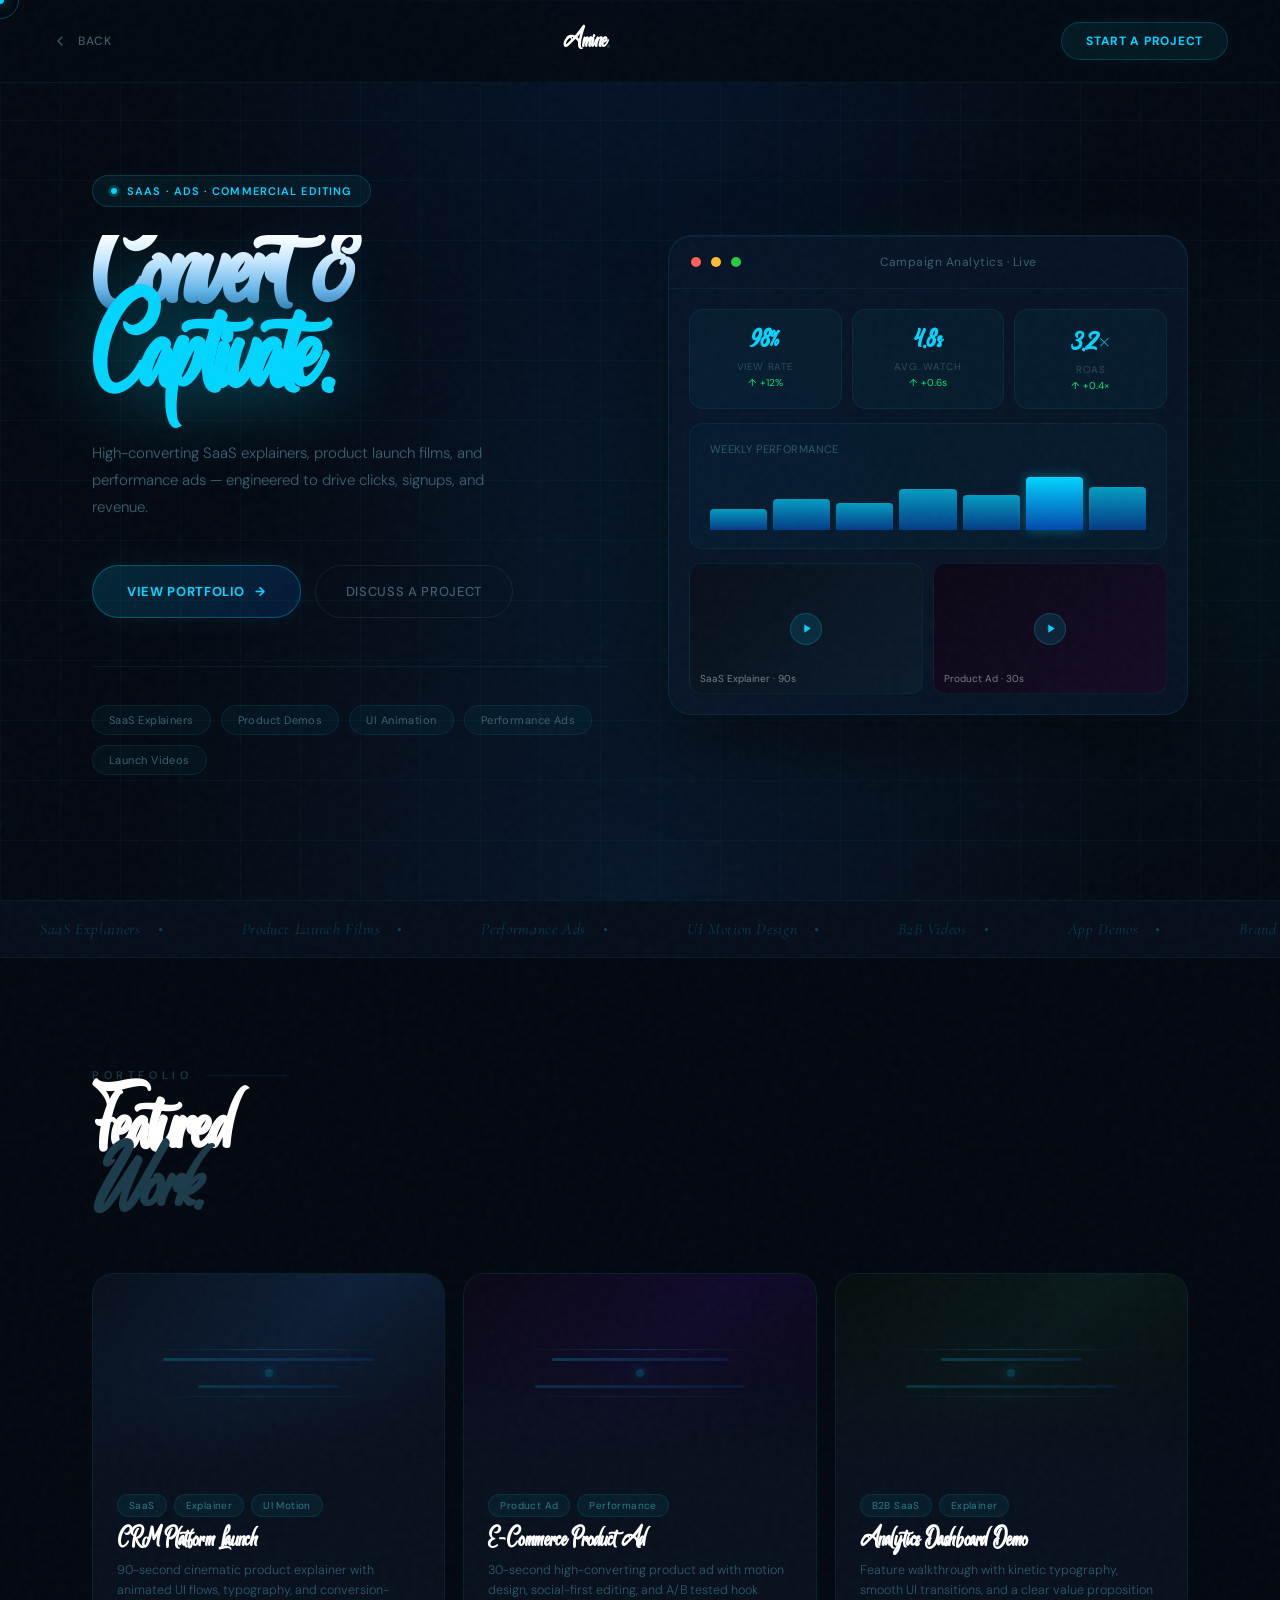
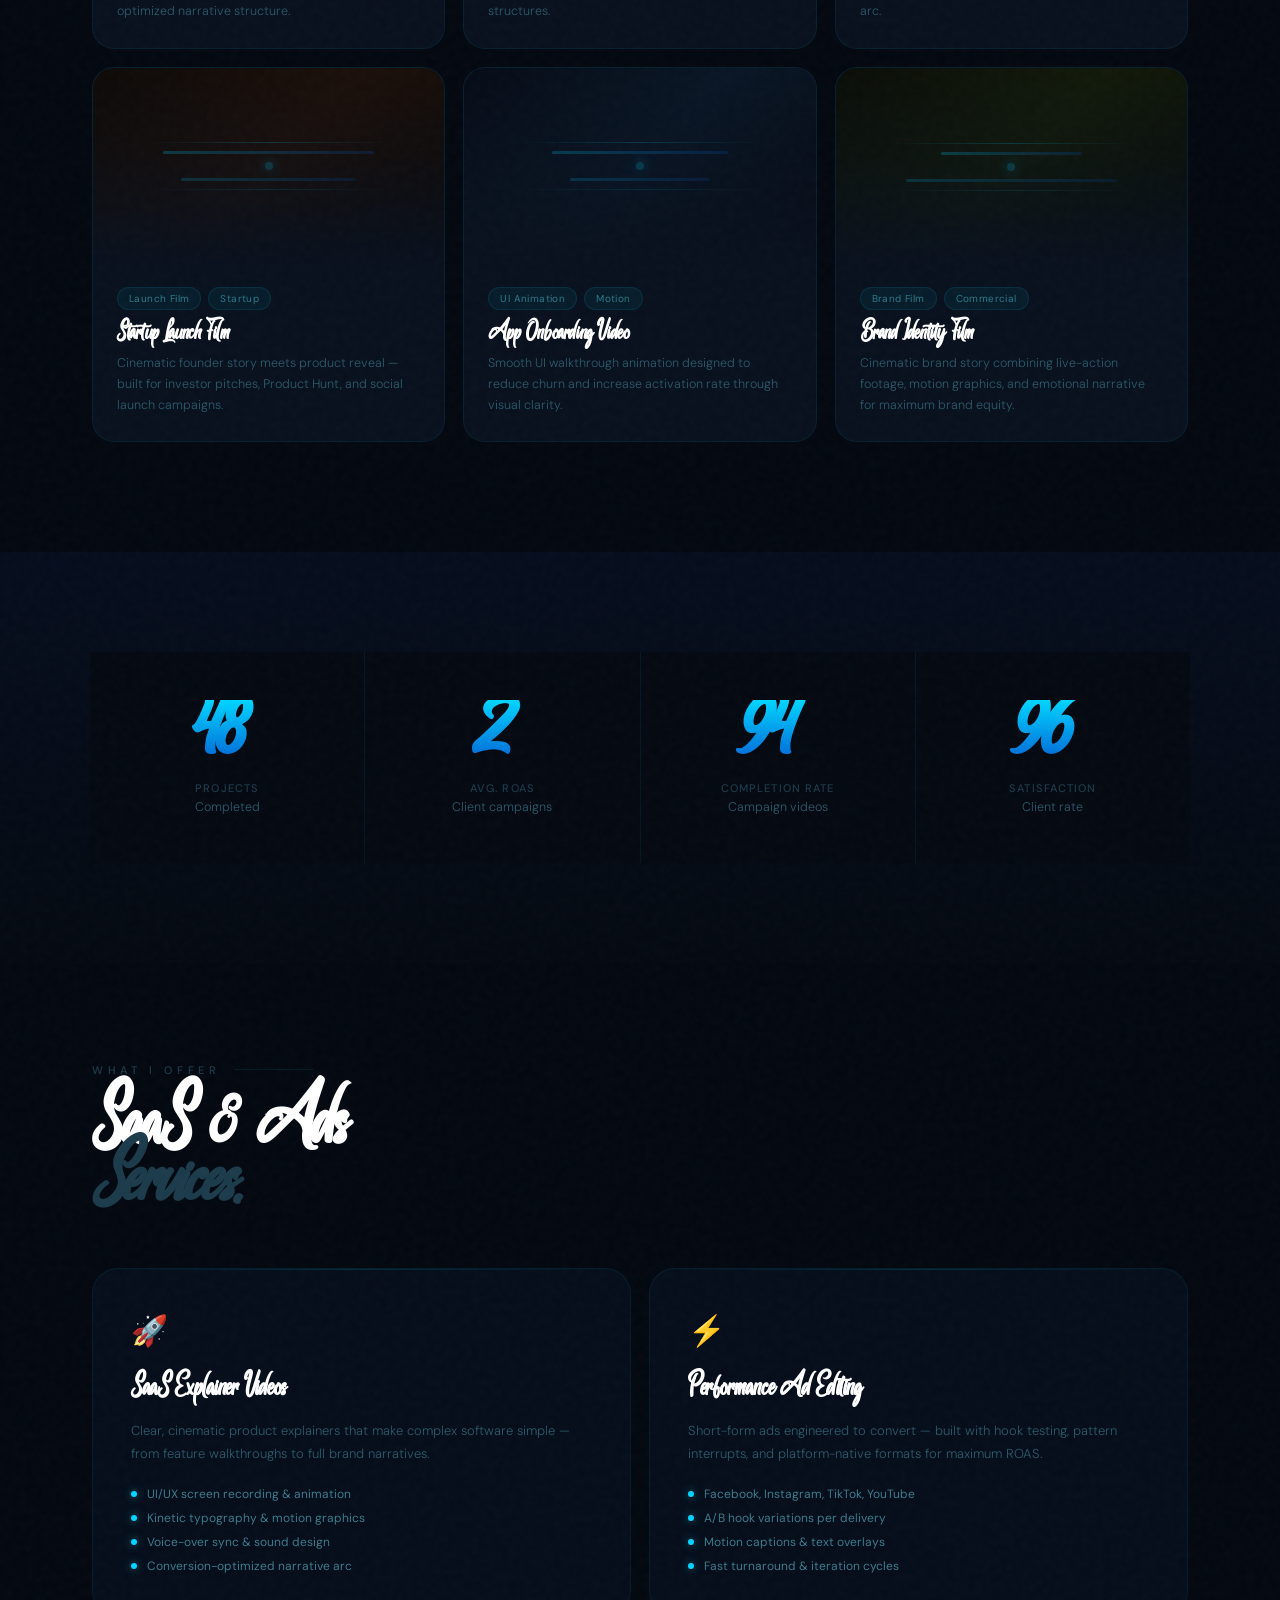
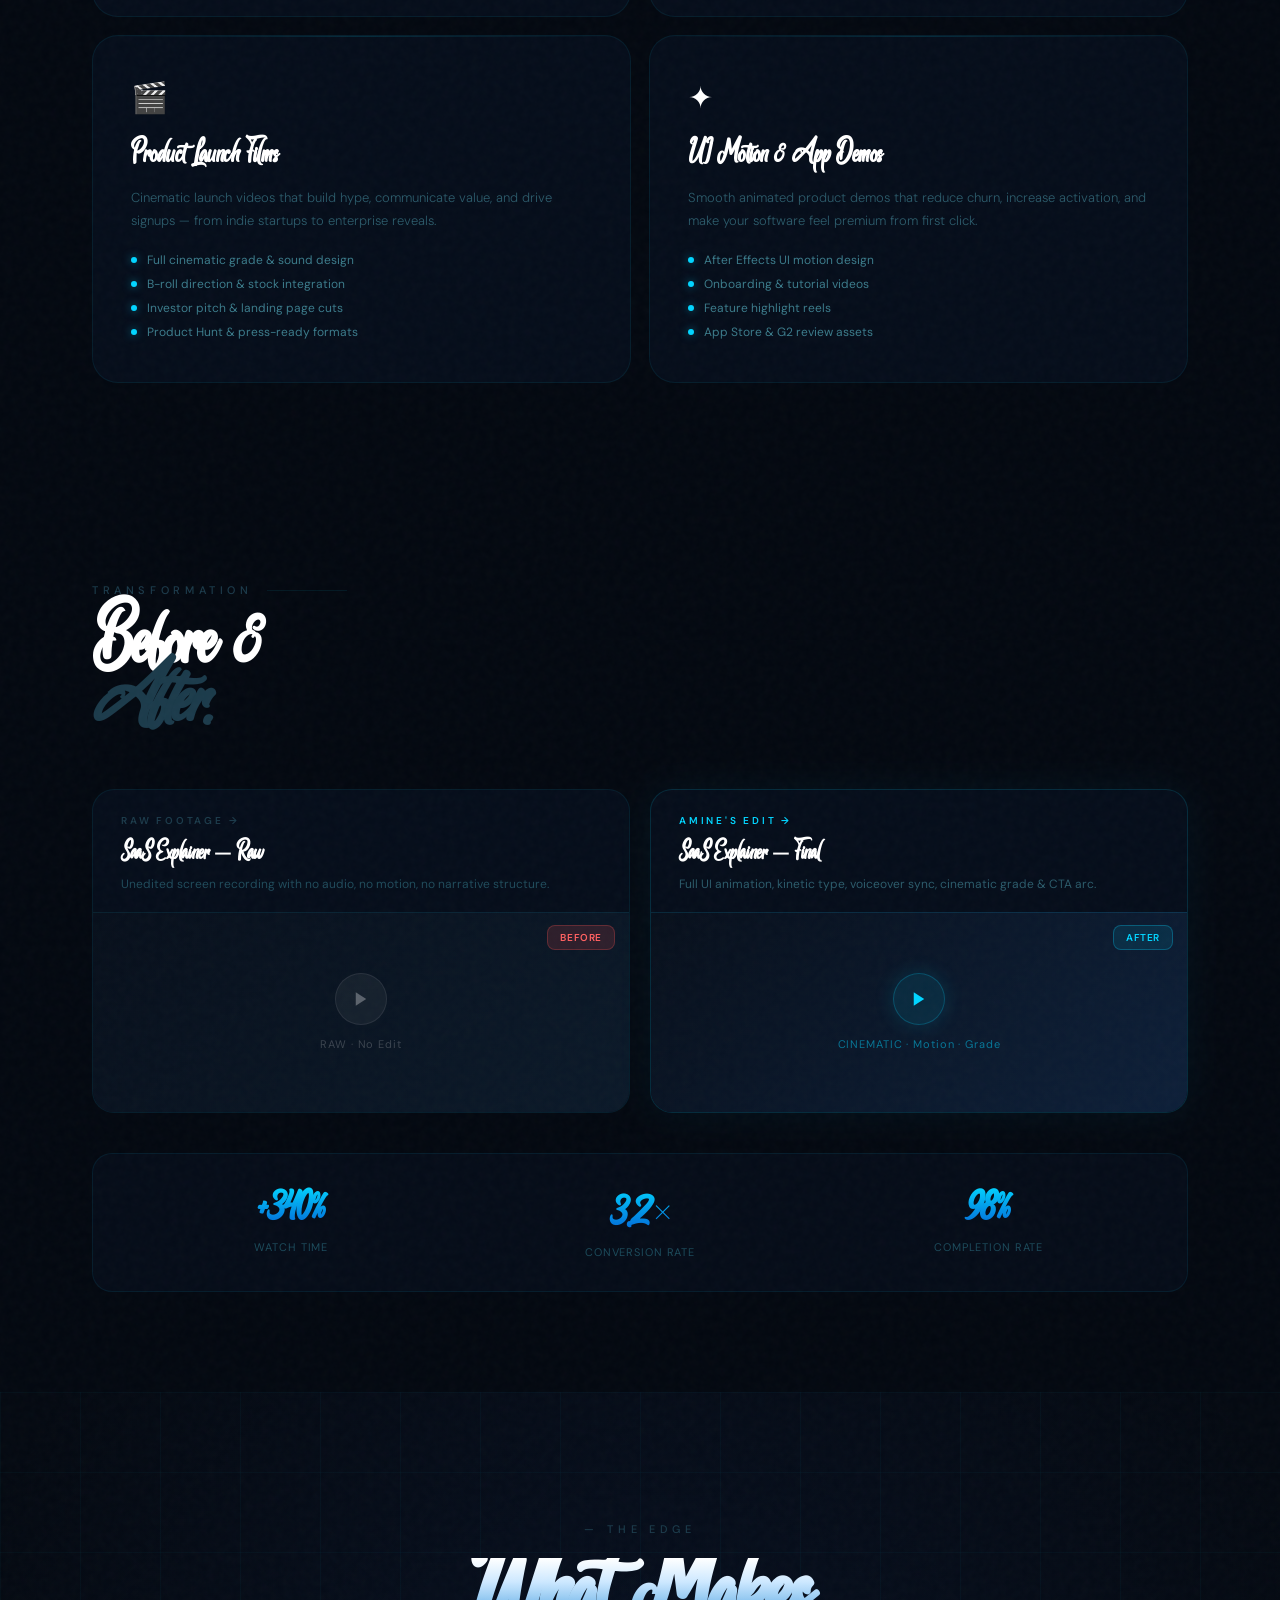
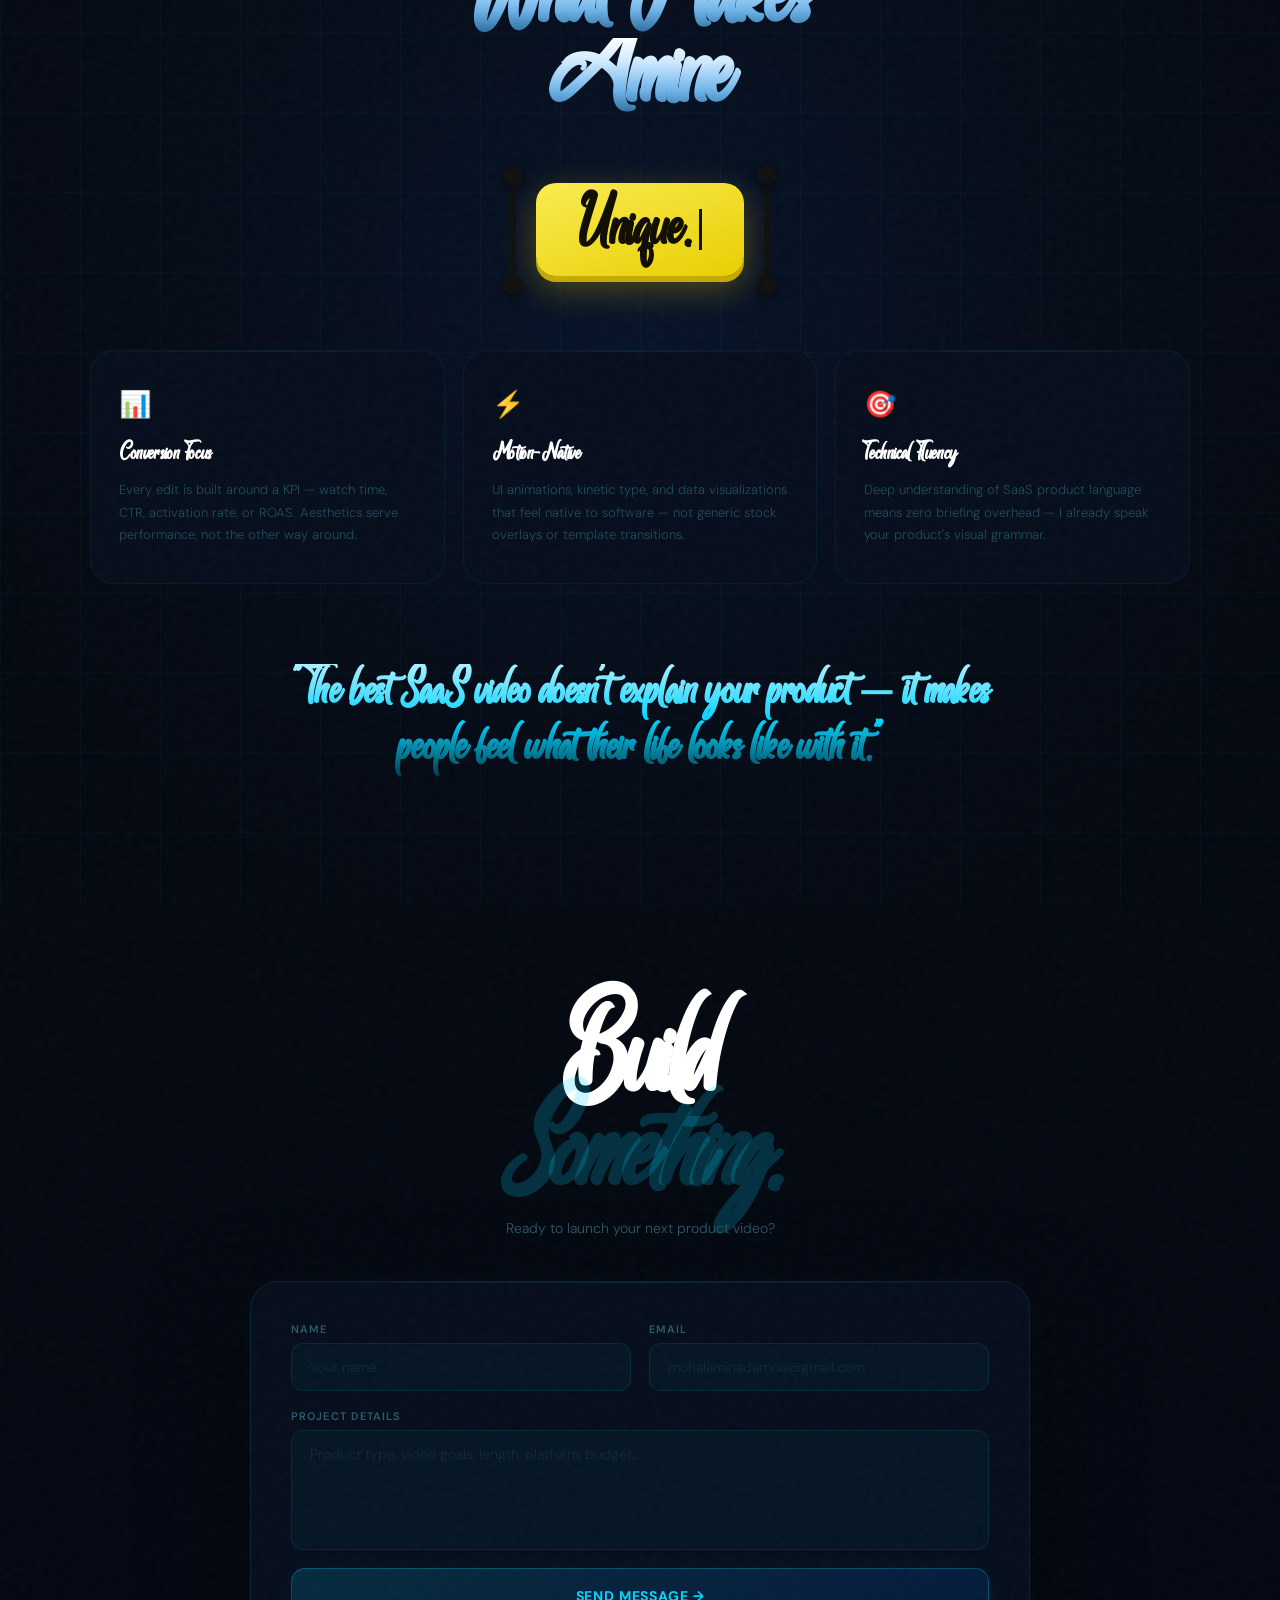
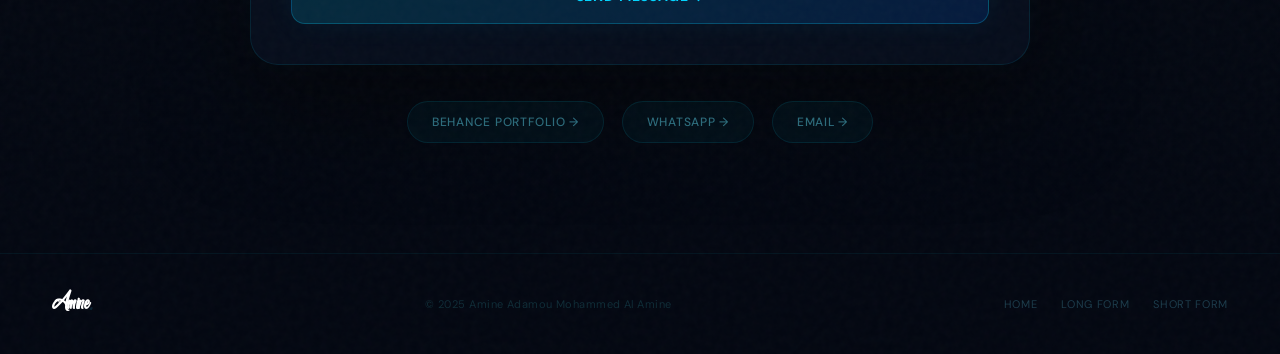
<file: lab/Portfolio saas.html>
<!DOCTYPE html>
<html lang="en">
<head>
<meta charset="UTF-8">
<meta name="viewport" content="width=device-width, initial-scale=1.0">
<title>Amine — SaaS & Ads Editing</title>
<link rel="preconnect" href="https://fonts.googleapis.com">
<link rel="preconnect" href="https://fonts.gstatic.com" crossorigin>
<link href="https://fonts.googleapis.com/css2?family=Playfair+Display:ital,wght@0,700;0,900;1,700&family=Cormorant+Garamond:ital,wght@0,300;1,300&family=DM+Sans:wght@300;400;500;600&display=swap" rel="stylesheet">
<style>
@font-face {
  font-family: 'Ballmain';
  src: url('Ballmain.ttf') format('truetype');
  font-weight: normal;
  font-style: normal;
  font-display: swap;
}

*{box-sizing:border-box;margin:0;padding:0}
:root{
  --tf:'Ballmain','Playfair Display',serif;--bf:'DM Sans',sans-serif;--cf:'Cormorant Garamond',serif;
  --dark:#030810;--ease:cubic-bezier(.22,1,.36,1);
  --cyan:#00D4FF;--blue:#0066FF;--accent-glow:rgba(0,212,255,.15)
}
html{scroll-behavior:smooth;-webkit-font-smoothing:antialiased}
body{font-family:var(--bf);background:var(--dark);color:#fff;overflow-x:hidden}
::selection{background:var(--cyan);color:#000}
::-webkit-scrollbar{width:4px}::-webkit-scrollbar-track{background:#030810}
::-webkit-scrollbar-thumb{background:#0d1a2e;border-radius:10px}

/* GRAIN */
body::before{content:'';position:fixed;inset:0;z-index:9000;pointer-events:none;
  background-image:url("data:image/svg+xml,%3Csvg viewBox='0 0 200 200' xmlns='http://www.w3.org/2000/svg'%3E%3Cfilter id='n'%3E%3CfeTurbulence type='fractalNoise' baseFrequency='0.85' numOctaves='4' stitchTiles='stitch'/%3E%3C/filter%3E%3Crect width='100%25' height='100%25' filter='url(%23n)'/%3E%3C/svg%3E");
  opacity:.028;mix-blend-mode:screen}

/* CURSOR */
#cursor,#cursor-ring{position:fixed;border-radius:50%;pointer-events:none;transform:translate(-50%,-50%)}
#cursor{width:8px;height:8px;background:var(--cyan);z-index:9998;transition:width .4s,height .4s;
  box-shadow:0 0 12px rgba(0,212,255,.6)}
#cursor-ring{width:38px;height:38px;border:1px solid rgba(0,212,255,.3);z-index:9997;
  transition:transform .18s var(--ease),width .4s,height .4s}
body.ch #cursor{width:0;height:0}
body.ch #cursor-ring{width:60px;height:60px;border-color:rgba(0,212,255,.5)}

/* FADE */
.fu{opacity:0;transform:translateY(30px);filter:blur(12px);
  transition:opacity 1.1s var(--ease),transform 1.1s var(--ease),filter 1.1s var(--ease)}
.fu.v{opacity:1;transform:none;filter:none}
.d1{transition-delay:.12s}.d2{transition-delay:.26s}.d3{transition-delay:.42s}.d4{transition-delay:.58s}

/* NAV */
nav{position:fixed;top:0;left:0;right:0;z-index:500;display:flex;align-items:center;justify-content:space-between;
  padding:22px 52px;background:rgba(3,8,16,.88);backdrop-filter:blur(22px);
  border-bottom:1px solid rgba(0,212,255,.08);transition:padding .4s}
nav.scrolled{padding:15px 52px}
.nav-logo{font-family:var(--tf);font-size:20px;font-weight:900;letter-spacing:-.03em;color:#fff;text-decoration:none}
.nav-logo em{font-style:italic;color:#0d3a4a}
.nav-back{display:inline-flex;align-items:center;gap:10px;font-size:12px;font-weight:500;
  letter-spacing:.06em;color:#3a5a6a;text-decoration:none;text-transform:uppercase;transition:color .3s}
.nav-back:hover{color:#fff}
.nav-back svg{width:16px;height:16px;stroke:#3a5a6a;fill:none;stroke-width:2;stroke-linecap:round;
  transition:transform .35s var(--ease),stroke .3s}
.nav-back:hover svg{stroke:#fff;transform:translateX(-4px)}
.nav-cta{display:inline-flex;align-items:center;gap:8px;padding:10px 24px;
  background:rgba(0,212,255,.08);border:1px solid rgba(0,212,255,.2);
  border-radius:100px;font-size:12px;font-weight:700;letter-spacing:.06em;
  color:var(--cyan);text-decoration:none;text-transform:uppercase;
  transition:all .4s;box-shadow:0 0 20px rgba(0,212,255,.05)}
.nav-cta:hover{background:rgba(0,212,255,.15);border-color:rgba(0,212,255,.35);
  box-shadow:0 0 32px rgba(0,212,255,.12)}

/* ══════════════════════
   HERO — FUTURISTIC
══════════════════════ */
#hero{min-height:100vh;position:relative;overflow:hidden;display:flex;
  background:radial-gradient(ellipse at 50% 100%,#06152a,#030810 55%)}
#hero::before{content:'';position:absolute;inset:0;
  background:radial-gradient(ellipse at 50% -10%,rgba(0,102,255,.12),transparent 55%),
             radial-gradient(ellipse at 80% 60%,rgba(0,212,255,.06),transparent 45%);
  pointer-events:none;z-index:1}

/* grid */
#hero::after{content:'';position:absolute;inset:0;
  background-image:linear-gradient(rgba(0,212,255,.04) 1px,transparent 1px),
                   linear-gradient(90deg,rgba(0,212,255,.04) 1px,transparent 1px);
  background-size:60px 60px;pointer-events:none;z-index:1}

/* scan line */
.scan-line{position:absolute;left:0;right:0;height:1px;
  background:linear-gradient(90deg,transparent,rgba(0,212,255,.5),transparent);
  animation:scan 8s linear infinite;z-index:2;pointer-events:none}
@keyframes scan{0%{top:-2%;opacity:0}5%{opacity:1}90%{opacity:.3}100%{top:102%;opacity:0}}

.hero-inner{max-width:1200px;width:100%;margin:0 auto;padding:140px 52px 90px;
  display:flex;align-items:center;gap:60px;z-index:10;position:relative}
.hero-left{flex:1}

.hero-badge{display:inline-flex;align-items:center;gap:10px;padding:8px 18px;
  background:rgba(0,212,255,.06);border:1px solid rgba(0,212,255,.18);
  border-radius:100px;font-size:11px;letter-spacing:.1em;color:var(--cyan);
  font-weight:600;text-transform:uppercase;margin-bottom:28px}
.badge-dot{width:6px;height:6px;background:var(--cyan);border-radius:50%;
  box-shadow:0 0 0 3px rgba(0,212,255,.2);animation:bdot 2s infinite}
@keyframes bdot{0%,100%{box-shadow:0 0 0 0 rgba(0,212,255,.5)}50%{box-shadow:0 0 0 8px rgba(0,212,255,0)}}

.hero-title{font-family:var(--tf);font-size:clamp(52px,7.5vw,116px);font-weight:900;
  line-height:.88;letter-spacing:-.04em;margin-bottom:36px}
.hero-title .gl{display:block;background:linear-gradient(180deg,#fff 0%,#cce8ff 30%,#6eb3e8 65%,#1a5a8a 100%);
  -webkit-background-clip:text;background-clip:text;-webkit-text-fill-color:transparent;
  filter:drop-shadow(0 2px 20px rgba(0,212,255,.08))}
.hero-title em{font-style:italic}
.hero-title .cyan{display:block;-webkit-text-fill-color:var(--cyan);
  filter:drop-shadow(0 0 40px rgba(0,212,255,.4))}

.hero-desc{font-size:15px;color:#3a6070;line-height:1.82;font-weight:300;
  max-width:400px;margin-bottom:44px}
.hero-btns{display:flex;gap:14px;flex-wrap:wrap}
.btn-c{display:inline-flex;align-items:center;gap:10px;padding:17px 34px;
  background:linear-gradient(135deg,rgba(0,212,255,.15),rgba(0,102,255,.15));
  color:var(--cyan);border:1px solid rgba(0,212,255,.3);border-radius:100px;
  font-size:13px;font-weight:700;letter-spacing:.05em;text-decoration:none;text-transform:uppercase;
  transition:all .45s var(--ease);box-shadow:0 0 30px rgba(0,212,255,.08)}
.btn-c:hover{background:linear-gradient(135deg,rgba(0,212,255,.25),rgba(0,102,255,.25));
  border-color:rgba(0,212,255,.5);transform:translateY(-3px);box-shadow:0 0 50px rgba(0,212,255,.15)}
.btn-arr{transition:transform .4s var(--ease)}
.btn-c:hover .btn-arr{transform:translateX(5px)}
.btn-o{display:inline-flex;align-items:center;gap:10px;padding:16px 30px;
  background:transparent;color:#3a6070;border:1px solid rgba(255,255,255,.07);
  border-radius:100px;font-size:13px;font-weight:500;letter-spacing:.05em;
  text-decoration:none;text-transform:uppercase;transition:all .45s}
.btn-o:hover{color:#fff;border-color:rgba(255,255,255,.2)}
.hero-tags{display:flex;gap:10px;flex-wrap:wrap;margin-top:48px;padding-top:38px;
  border-top:1px solid rgba(0,212,255,.08)}
.htag{padding:7px 16px;background:rgba(0,212,255,.04);border:1px solid rgba(0,212,255,.1);
  border-radius:100px;font-size:11px;color:#3a6070;letter-spacing:.04em}

/* ─ DASHBOARD MOCKUP ─ */
.hero-dash{flex:0 0 auto;width:520px}
.dash-card{background:rgba(8,20,40,.8);backdrop-filter:blur(20px);
  border:1px solid rgba(0,212,255,.1);border-radius:24px;overflow:hidden;
  box-shadow:0 30px 80px rgba(0,0,0,.6),0 0 60px rgba(0,212,255,.04),
             inset 0 1px 0 rgba(0,212,255,.06)}
.dash-header{display:flex;align-items:center;gap:10px;padding:18px 22px;
  border-bottom:1px solid rgba(0,212,255,.07)}
.dash-dot{width:10px;height:10px;border-radius:50%}
.dd1{background:#ff5f57}.dd2{background:#febc2e}.dd3{background:#28c840}
.dash-title{flex:1;text-align:center;font-size:12px;color:#3a6070;letter-spacing:.04em}
.dash-body{padding:20px;display:flex;flex-direction:column;gap:14px}
.dash-row{display:grid;grid-template-columns:1fr 1fr 1fr;gap:10px}
.dash-metric{background:rgba(0,212,255,.04);border:1px solid rgba(0,212,255,.08);
  border-radius:14px;padding:16px;text-align:center}
.dm-val{font-family:var(--tf);font-size:22px;font-weight:900;letter-spacing:-.03em;color:var(--cyan)}
.dm-lbl{font-size:10px;color:#2a4a5a;margin-top:4px;letter-spacing:.06em;text-transform:uppercase}
.dm-change{font-size:10px;color:#00e676;margin-top:3px}
/* mini bar chart */
.dash-chart{background:rgba(0,212,255,.03);border:1px solid rgba(0,212,255,.07);
  border-radius:14px;padding:18px 20px}
.chart-label{font-size:11px;color:#2a5a6a;margin-bottom:14px;letter-spacing:.04em;text-transform:uppercase}
.chart-bars{display:flex;align-items:flex-end;gap:6px;height:60px}
.bar{flex:1;border-radius:4px 4px 0 0;background:linear-gradient(180deg,var(--cyan),rgba(0,102,255,.6));
  transition:height .3s;opacity:.7}
.bar:nth-child(6){opacity:1;box-shadow:0 0 12px rgba(0,212,255,.4)}
/* video preview row */
.dash-vids{display:grid;grid-template-columns:1fr 1fr;gap:10px}
.dvid{border-radius:12px;overflow:hidden;aspect-ratio:16/9;position:relative;cursor:pointer;
  border:1px solid rgba(0,212,255,.08);transition:border-color .35s}
.dvid:hover{border-color:rgba(0,212,255,.25)}
.dv1{background:linear-gradient(135deg,#060e1a,#0a1a2a)}
.dv2{background:linear-gradient(135deg,#0a0614,#140a24)}
.dvid-play{position:absolute;top:50%;left:50%;transform:translate(-50%,-50%);
  width:32px;height:32px;border-radius:50%;background:rgba(0,212,255,.12);
  border:1px solid rgba(0,212,255,.2);display:flex;align-items:center;justify-content:center}
.dvid-play svg{width:11px;height:11px;fill:var(--cyan);margin-left:2px}
.dvid-tag{position:absolute;bottom:8px;left:10px;font-size:10px;color:rgba(255,255,255,.45);font-family:var(--bf)}

/* ══════════════════════
   MARQUEE
══════════════════════ */
.mq-strip{background:#050d1a;border-top:1px solid rgba(0,212,255,.07);
  border-bottom:1px solid rgba(0,212,255,.07);padding:18px 0;overflow:hidden}
.mq-track{display:flex;width:max-content;animation:mq 30s linear infinite}
.mq-item{display:flex;align-items:center;gap:18px;padding:0 40px;
  font-family:var(--cf);font-style:italic;font-size:16px;font-weight:300;
  color:rgba(0,212,255,.25);letter-spacing:.04em;white-space:nowrap}
.mq-dot{width:3px;height:3px;background:rgba(0,212,255,.3);border-radius:50%;flex-shrink:0}
@keyframes mq{0%{transform:translateX(0)}100%{transform:translateX(-50%)}}

/* ══════════════════════
   PORTFOLIO CARDS
══════════════════════ */
#portfolio{padding:110px 52px;max-width:1200px;margin:0 auto}
.sec-eyebrow{display:flex;align-items:center;gap:14px;font-size:11px;letter-spacing:.42em;
  color:#1a3a4a;font-weight:500;text-transform:uppercase;margin-bottom:20px}
.sec-eyebrow::after{content:'';flex:1;height:1px;background:rgba(0,212,255,.08);max-width:80px}
.sec-title{font-family:var(--tf);font-size:clamp(38px,5vw,68px);font-weight:900;
  letter-spacing:-.03em;line-height:.9;margin-bottom:56px;color:#fff}
.sec-title em{font-style:italic;color:#1a3a4a}

.port-grid{display:grid;grid-template-columns:repeat(3,1fr);gap:18px}
.port-card{border-radius:22px;overflow:hidden;position:relative;
  background:#070f1c;border:1px solid rgba(0,212,255,.08);
  cursor:pointer;transition:transform .55s var(--ease),border-color .55s,box-shadow .55s}
.port-card:hover{transform:translateY(-8px) scale(1.01);border-color:rgba(0,212,255,.2);
  box-shadow:0 30px 80px rgba(0,0,0,.5),0 0 40px rgba(0,212,255,.05)}
.pc-thumb{aspect-ratio:16/9;position:relative;overflow:hidden}
.pt1{background:linear-gradient(135deg,#060e1a,#0c1e38,#060c18)}
.pt2{background:linear-gradient(135deg,#080614,#10082a,#060414)}
.pt3{background:linear-gradient(135deg,#040c0c,#081818,#030909)}
.pt4{background:linear-gradient(135deg,#0c0806,#1a0e08,#0a0604)}
.pt5{background:linear-gradient(135deg,#040a14,#081424,#030810)}
.pt6{background:linear-gradient(135deg,#080c06,#101808,#060a04)}
/* UI elements overlay for SaaS feel */
.pc-ui{position:absolute;inset:0;display:flex;flex-direction:column;
  align-items:center;justify-content:center;gap:8px}
.pc-ui-line{height:1px;width:70%;background:linear-gradient(90deg,transparent,rgba(0,212,255,.25),transparent)}
.pc-ui-dot{width:8px;height:8px;border-radius:50%;background:rgba(0,212,255,.3);
  box-shadow:0 0 12px rgba(0,212,255,.4)}
.pc-ui-bar{height:3px;border-radius:2px;background:linear-gradient(90deg,rgba(0,212,255,.3),rgba(0,102,255,.2))}
.pc-ui-bar.w60{width:60%}.pc-ui-bar.w40{width:40%}.pc-ui-bar.w50{width:50%}
.pc-overlay{position:absolute;inset:0;
  background:linear-gradient(to top,rgba(7,15,28,1) 0%,rgba(7,15,28,.3) 55%,transparent)}
.pc-play{position:absolute;top:50%;left:50%;transform:translate(-50%,-50%);
  width:44px;height:44px;border-radius:50%;background:rgba(0,212,255,.1);
  border:1px solid rgba(0,212,255,.2);display:flex;align-items:center;justify-content:center;
  opacity:0;transition:opacity .4s,transform .4s}
.pc-play svg{width:14px;height:14px;fill:var(--cyan);margin-left:2px}
.port-card:hover .pc-play{opacity:1;transform:translate(-50%,-50%) scale(1.05)}
.pc-body{padding:22px 24px 26px}
.pc-tags{display:flex;gap:7px;flex-wrap:wrap;margin-bottom:12px}
.pctag{padding:4px 11px;background:rgba(0,212,255,.06);border:1px solid rgba(0,212,255,.1);
  border-radius:100px;font-size:10px;color:#2a7a8a;letter-spacing:.04em}
.pc-title{font-family:var(--tf);font-size:20px;font-weight:700;color:#fff;
  letter-spacing:-.02em;margin-bottom:8px;line-height:1.15}
.pc-desc{font-size:12.5px;color:#2a5a6a;line-height:1.65;font-weight:300}

/* ══════════════════════
   STATS
══════════════════════ */
#stats{padding:100px 52px;background:linear-gradient(180deg,#040c1c,#030810)}
.stats-inner{max-width:1100px;margin:0 auto;display:grid;grid-template-columns:repeat(4,1fr);gap:1px;
  background:rgba(0,212,255,.06)}
.stat-box{background:#030810;padding:48px 36px;text-align:center;transition:background .4s}
.stat-box:hover{background:#060d1c}
.stat-num{font-family:var(--tf);font-size:clamp(46px,5.5vw,76px);font-weight:900;
  letter-spacing:-.05em;line-height:1;margin-bottom:10px;
  background:linear-gradient(180deg,var(--cyan),rgba(0,102,255,.8));
  -webkit-background-clip:text;background-clip:text;-webkit-text-fill-color:transparent}
.stat-num .suf{font-size:.55em;font-style:italic;opacity:.7}
.stat-desc{font-size:11px;color:#1a3a4a;letter-spacing:.1em;text-transform:uppercase;font-weight:500}
.stat-desc em{display:block;font-style:normal;font-size:12.5px;letter-spacing:0;color:#2a5a6a;margin-top:4px;font-weight:300;text-transform:none}

/* ══════════════════════
   SERVICES / TYPES
══════════════════════ */
#services{padding:100px 52px;max-width:1200px;margin:0 auto}
.svc-grid{display:grid;grid-template-columns:repeat(2,1fr);gap:18px;margin-top:56px}
.svc-card{background:rgba(6,14,28,.8);border:1px solid rgba(0,212,255,.08);
  border-radius:26px;padding:42px 38px;
  transition:transform .55s var(--ease),border-color .55s,box-shadow .55s;
  position:relative;overflow:hidden}
.svc-card::before{content:'';position:absolute;top:0;left:0;right:0;height:1px;
  background:linear-gradient(90deg,transparent,rgba(0,212,255,.15),transparent)}
.svc-card:hover{transform:translateY(-8px);border-color:rgba(0,212,255,.2);
  box-shadow:0 30px 70px rgba(0,0,0,.5),0 0 40px rgba(0,212,255,.04)}
.svc-icon{font-size:30px;margin-bottom:22px;display:block}
.svc-title{font-family:var(--tf);font-size:24px;font-weight:700;color:#fff;
  letter-spacing:-.02em;margin-bottom:14px}
.svc-desc{font-size:13px;color:#2a5a6a;line-height:1.8;font-weight:300;margin-bottom:20px}
.svc-features{display:flex;flex-direction:column;gap:8px}
.sf{display:flex;align-items:center;gap:10px;font-size:12px;color:#3a7a8a}
.sf::before{content:'';width:6px;height:6px;border-radius:50%;background:var(--cyan);
  box-shadow:0 0 8px rgba(0,212,255,.5);flex-shrink:0}

/* ══════════════════════
   WHAT MAKES AMINE
══════════════════════ */
#edge{background:radial-gradient(ellipse at 50% 40%,#060f20,#030810 80%);
  padding:130px 20px;text-align:center;color:#fff;position:relative;overflow:hidden}
#edge::before{content:'';position:absolute;inset:0;
  background-image:linear-gradient(rgba(0,212,255,.03) 1px,transparent 1px),
                   linear-gradient(90deg,rgba(0,212,255,.03) 1px,transparent 1px);
  background-size:80px 80px;pointer-events:none}
#edge::after{content:'';position:absolute;top:50%;left:50%;width:800px;height:800px;
  background:radial-gradient(circle,rgba(0,102,255,.04),transparent 70%);
  transform:translate(-50%,-50%);pointer-events:none}
.edge-eyebrow{font-size:11px;letter-spacing:.45em;color:#1a3a4a;margin-bottom:22px;
  font-weight:500;position:relative;z-index:2;text-transform:uppercase}
.edge-title{font-family:var(--tf);font-weight:900;letter-spacing:-.03em;line-height:.9;
  font-size:clamp(50px,7vw,100px);margin-bottom:56px;position:relative;z-index:2}
.edge-gl{display:block;background:linear-gradient(180deg,#fff 0%,#cce8ff 30%,#6eb3e8 65%,#1a5a8a 100%);
  -webkit-background-clip:text;background-clip:text;-webkit-text-fill-color:transparent}
.mw{display:inline-flex;align-items:center;justify-content:center}
.ml{width:3px;height:70px;border-radius:2px;position:relative;transition:height .5s cubic-bezier(.175,.885,.32,1.275)}
.md{position:absolute;width:12px;height:12px;background:#030810;border:2.5px solid currentColor;border-radius:50%;left:50%;transform:translateX(-50%)}
.md.t{top:-6px}.md.b{bottom:-6px}
.mb{padding:10px 32px;font-family:var(--tf);font-size:clamp(28px,4vw,54px);font-weight:900;
  letter-spacing:-.03em;transition:all .6s var(--ease);border-radius:14px;margin:0 14px;
  min-width:150px;display:flex;align-items:center;justify-content:center;box-shadow:0 16px 50px rgba(0,0,0,.5)}
.mc{display:inline-block;width:2px;height:.82em;background:currentColor;margin-left:5px;vertical-align:middle;animation:blink 1s step-end infinite}
@keyframes blink{50%{opacity:0}}
.ty{color:#b8860b}.ty .mb{background:linear-gradient(135deg,#ffe44d,#f0c200);color:#1a1a00}.ty .ml{background:#f0c200}
.tp{color:#4a34f3}.tp .mb{background:linear-gradient(135deg,#c4b5ff,#4a34f3);color:#fff}.tp .ml{background:#4a34f3}
.to{color:#e65100}.to .mb{background:linear-gradient(135deg,#ffb085,#e65100);color:#fff}.to .ml{background:#e65100}
.tg{color:#2e7d32}.tg .mb{background:linear-gradient(135deg,#69f0ae,#2e7d32);color:#fff}.tg .ml{background:#2e7d32}
.mech-row{margin:0 0 60px;position:relative;z-index:2}
.feat-grid{display:grid;grid-template-columns:repeat(3,1fr);gap:18px;max-width:1100px;margin:0 auto;position:relative;z-index:2}
.feat-card{background:rgba(6,14,28,.9);border:1px solid rgba(0,212,255,.07);
  color:#fff;padding:36px 28px;border-radius:24px;text-align:left;
  transition:transform .55s var(--ease),border-color .55s;position:relative;overflow:hidden}
.feat-card::before{content:'';position:absolute;top:0;left:0;right:0;height:1px;
  background:linear-gradient(90deg,transparent,rgba(0,212,255,.12),transparent)}
.feat-card:hover{transform:translateY(-8px);border-color:rgba(0,212,255,.18)}
.feat-icon{font-size:26px;margin-bottom:20px;display:block}
.feat-h{font-family:var(--tf);font-size:19px;font-weight:700;margin-bottom:12px;letter-spacing:-.02em}
.feat-p{font-size:13px;color:#1e4a5a;line-height:1.75;font-weight:300}
.cyan-quote{font-family:var(--tf);
  background:linear-gradient(180deg,#a8f0ff,var(--cyan) 50%,#003d4f);
  -webkit-background-clip:text;background-clip:text;-webkit-text-fill-color:transparent;
  font-size:clamp(22px,3.2vw,40px);font-weight:700;line-height:1.4;letter-spacing:-.02em;
  max-width:720px;margin:80px auto 0;position:relative;z-index:2;
  filter:drop-shadow(0 2px 28px rgba(0,212,255,.1))}

/* ══════════════════════
   CONTACT
══════════════════════ */
#contact{padding:110px 20px;text-align:center;position:relative;
  background:linear-gradient(180deg,#030810,#020610)}
.con-title{font-family:var(--tf);font-size:clamp(52px,8vw,110px);font-weight:700;
  color:#fff;letter-spacing:-.04em;line-height:.92;position:relative;z-index:2;margin-bottom:14px}
.con-title em{font-style:italic;color:rgba(0,212,255,.2)}
.con-sub{font-size:14px;color:#2a5a6a;margin-bottom:44px;font-weight:300;position:relative;z-index:2}
.contact-card{background:rgba(6,14,28,.9);backdrop-filter:blur(20px);
  border:1px solid rgba(0,212,255,.1);border-radius:28px;padding:40px;
  width:100%;max-width:780px;margin:0 auto;position:relative;z-index:2;
  box-shadow:0 40px 100px rgba(0,0,0,.5),0 0 40px rgba(0,212,255,.03)}
.contact-card::before{content:'';position:absolute;top:0;left:0;right:0;height:1px;
  background:linear-gradient(90deg,transparent,rgba(0,212,255,.15),transparent);border-radius:28px 28px 0 0}
.cg2{display:grid;grid-template-columns:1fr 1fr;gap:18px;margin-bottom:18px}
.cf{display:flex;flex-direction:column;gap:7px;text-align:left}
.cf label{font-size:11px;color:#2a5a6a;font-weight:600;letter-spacing:.1em;text-transform:uppercase}
.cf input,.cf textarea{background:rgba(0,212,255,.04);border:1px solid rgba(0,212,255,.1);
  border-radius:12px;padding:14px 18px;color:#fff;font-family:var(--bf);font-size:14px;
  font-weight:300;outline:none;transition:all .35s;width:100%;resize:none}
.cf input::placeholder,.cf textarea::placeholder{color:#0d2a35}
.cf input:focus,.cf textarea:focus{border-color:rgba(0,212,255,.3);background:rgba(0,212,255,.07)}
.send-btn{width:100%;padding:18px;
  background:linear-gradient(135deg,rgba(0,212,255,.15),rgba(0,102,255,.15));
  border:1px solid rgba(0,212,255,.25);border-radius:14px;color:var(--cyan);font-size:14px;
  font-weight:700;letter-spacing:.06em;cursor:pointer;font-family:var(--bf);
  transition:all .45s var(--ease);text-transform:uppercase;
  box-shadow:0 0 30px rgba(0,212,255,.06)}
.send-btn:hover{background:linear-gradient(135deg,rgba(0,212,255,.25),rgba(0,102,255,.25));
  border-color:rgba(0,212,255,.4);transform:translateY(-2px);
  box-shadow:0 0 50px rgba(0,212,255,.12)}
.con-links{display:flex;justify-content:center;gap:18px;margin-top:36px;
  position:relative;z-index:2;flex-wrap:wrap}
.clink{display:inline-flex;align-items:center;gap:8px;padding:12px 24px;
  background:rgba(0,212,255,.04);border:1px solid rgba(0,212,255,.1);
  border-radius:100px;font-size:12px;color:#2a6a7a;letter-spacing:.06em;text-decoration:none;
  text-transform:uppercase;font-weight:500;transition:all .35s}
.clink:hover{color:var(--cyan);border-color:rgba(0,212,255,.3)}

/* FOOTER */
footer{background:#020610;padding:38px 52px;display:flex;align-items:center;
  justify-content:space-between;flex-wrap:wrap;gap:18px;
  border-top:1px solid rgba(0,212,255,.06)}
.fl{font-family:var(--tf);font-size:18px;font-weight:900;letter-spacing:-.03em;color:#fff;text-decoration:none}
.fl em{font-style:italic;color:#082030}
.fm{font-size:11px;color:#0d2a35;letter-spacing:.04em}
.flinks{display:flex;gap:24px}
.flinks a{font-size:11px;color:#1a3a4a;text-decoration:none;letter-spacing:.06em;text-transform:uppercase;transition:color .3s}
.flinks a:hover{color:#fff}

/* RESPONSIVE */
@media(max-width:1000px){.port-grid{grid-template-columns:repeat(2,1fr)}.svc-grid{grid-template-columns:1fr}}
@media(max-width:800px){
  nav{padding:18px 24px}.hero-inner{flex-direction:column;padding:110px 24px 70px}
  .hero-dash{width:100%}
  #portfolio{padding:70px 24px}.port-grid{grid-template-columns:1fr}
  #stats{padding:70px 24px}.stats-inner{grid-template-columns:repeat(2,1fr)}
  .feat-grid{grid-template-columns:1fr}
  .cg2{grid-template-columns:1fr}.contact-card{padding:28px 20px}
  footer{flex-direction:column;padding:28px 24px}
}

/* ── CURTAIN TRANSITION ── */
#curtain{position:fixed;inset:0;z-index:99999;pointer-events:none;background:#050505;
  clip-path:circle(0% at var(--cx,50%) var(--cy,50%));will-change:clip-path;transition:none}
#curtain.expanding{clip-path:circle(170% at var(--cx,50%) var(--cy,50%));
  transition:clip-path 1.1s cubic-bezier(.77,0,.18,1);pointer-events:all}
@keyframes pgIn{from{opacity:0;transform:translateY(16px);filter:blur(8px)}to{opacity:1;transform:none;filter:none}}


/* ── BALLMAIN FONT OVERRIDE ── */
:root { --tf: 'Ballmain', 'Playfair Display', serif; }
h1,h2,h3,h4,
.h-name,.h-name .ln1,.h-name .ln2,
.hero-title,.s2-ht,.s3-tt,.s4-tt,.s5-tt,.s6-tt,
.edge-title,.con-tt,.s2-info h3,.s2-ht em,
.feat-h,.feat-title,.fc-tt,.fc-h,
.wc-info h3,.rv-q,.side-info h4,
.sec-title,.proc-title,.svc-title,.pc-title,
.panel-title,.frame-title,.stat-num,.s3-n,
.hs-n,.rl-nm,.pv-title,.portrait-info .pn,
.nav-logo,.fl,.ftag .fv,.gold-q,.gold-quote,
.cyan-quote,.red-quote,
.tw-word,.s6-word,.mb,.s5-mb,.s6-mb
{ font-family: 'Ballmain', 'Playfair Display', serif !important; }

/* ════════════════════════════
   MECHANICAL WIDGET — Screenshot exact
════════════════════════════ */
.tw, .s6-mw, .mw, .s5-mw {
  display: inline-flex;
  align-items: center;
  justify-content: center;
  gap: 0;
}

/* The vertical rod / bar */
.tw-bar, .s6-bar, .ml, .s5-ml {
  width: 5px !important;
  border-radius: 3px !important;
  position: relative !important;
  transition: height .55s cubic-bezier(.175,.885,.32,1.275) !important;
  background: #111 !important;
}

/* The circle knobs at top and bottom of rod */
.tw-knob, .s6-knob, .md, .s5-md {
  position: absolute !important;
  width: 18px !important;
  height: 18px !important;
  border-radius: 50% !important;
  background: #111 !important;
  border: 3px solid #111 !important;
  left: 50% !important;
  transform: translateX(-50%) !important;
  z-index: 2 !important;
  box-shadow: 0 2px 8px rgba(0,0,0,.35) !important;
}
.tw-knob.t, .s6-knob.t, .md.t { top: -9px !important; }
.tw-knob.b, .s6-knob.b, .md.b { bottom: -9px !important; }

/* The word box — matches screenshot */
.tw-word, .s6-word, .mb, .s5-mb {
  display: inline-flex !important;
  align-items: center !important;
  justify-content: center !important;
  margin: 0 18px !important;
  padding: 12px 42px !important;
  border-radius: 18px !important;
  font-family: 'Ballmain', 'Playfair Display', serif !important;
  font-weight: 900 !important;
  letter-spacing: -.02em !important;
  transition: all .6s cubic-bezier(.22,1,.36,1) !important;
  min-width: 180px !important;
}

/* cursor blink */
.tw-cur, .s6-cur, .mc, .s5-mc {
  display: inline-block !important;
  width: 3px !important;
  height: .8em !important;
  background: currentColor !important;
  margin-left: 6px !important;
  vertical-align: middle !important;
  animation: blink 1s step-end infinite !important;
}

/* ── COLOR THEMES — dark rod + knob, colored box ── */

/* YELLOW (matches screenshot) */
.c-y { color: #1a1200; }
.c-y .tw-bar, .c-y .s6-bar,
.ty .ml, .ty .s5-ml { background: #111 !important; }
.c-y .tw-knob, .c-y .s6-knob,
.ty .md { background: #111 !important; border-color: #111 !important; }
.c-y .tw-word, .c-y .s6-word,
.ty .mb, .ty .s5-mb {
  background: linear-gradient(145deg, #f8e84a, #e6c800) !important;
  color: #1a1200 !important;
  box-shadow: 0 14px 44px rgba(230,200,0,.28) !important;
}

/* PURPLE */
.c-p { color: #fff; }
.c-p .tw-bar, .c-p .s6-bar,
.tp .ml { background: #111 !important; }
.c-p .tw-knob, .c-p .s6-knob,
.tp .md { background: #111 !important; border-color: #111 !important; }
.c-p .tw-word, .c-p .s6-word,
.tp .mb {
  background: linear-gradient(145deg, #b8a8ff, #5240f5) !important;
  color: #fff !important;
  box-shadow: 0 14px 44px rgba(82,64,245,.28) !important;
}

/* ORANGE */
.c-o { color: #fff; }
.c-o .tw-bar, .c-o .s6-bar,
.to .ml { background: #111 !important; }
.c-o .tw-knob, .c-o .s6-knob,
.to .md { background: #111 !important; border-color: #111 !important; }
.c-o .tw-word, .c-o .s6-word,
.to .mb {
  background: linear-gradient(145deg, #ffb888, #e65100) !important;
  color: #fff !important;
  box-shadow: 0 14px 44px rgba(230,81,0,.26) !important;
}

/* GREEN */
.c-g { color: #fff; }
.c-g .tw-bar, .c-g .s6-bar,
.tg .ml { background: #111 !important; }
.c-g .tw-knob, .c-g .s6-knob,
.tg .md { background: #111 !important; border-color: #111 !important; }
.c-g .tw-word, .c-g .s6-word,
.tg .mb {
  background: linear-gradient(145deg, #62f4a0, #1e7a32) !important;
  color: #fff !important;
  box-shadow: 0 14px 44px rgba(30,122,50,.26) !important;
}


/* ════════════════════════════════════════
   WIDGET PRECISION FIX — matches screenshot
   Rod: 5px wide black, Knob: 20px black circle
   Box: rounded rect, bold Ballmain text
════════════════════════════════════════ */

/* ROD */
.tw-bar, .s6-bar, .ml, .s5-ml {
  width: 6px !important;
  background: #0f0f0f !important;
  border-radius: 4px !important;
  flex-shrink: 0 !important;
}

/* KNOBS — exactly like screenshot */
.tw-knob, .s6-knob, .md, .s5-md {
  position: absolute !important;
  width: 20px !important;
  height: 20px !important;
  background: #0f0f0f !important;
  border: none !important;
  border-radius: 50% !important;
  left: 50% !important;
  transform: translateX(-50%) !important;
  box-shadow: 0 3px 10px rgba(0,0,0,.45) !important;
}
.tw-knob.t, .s6-knob.t, .md.t, .s5-md.t { top: -10px !important; }
.tw-knob.b, .s6-knob.b, .md.b, .s5-md.b { bottom: -10px !important; }

/* WORD BOX — fat, bold, wide */
.tw-word, .s6-word, .mb, .s5-mb {
  font-family: 'Ballmain', serif !important;
  font-weight: 900 !important;
  border-radius: 20px !important;
  margin: 0 20px !important;
  letter-spacing: -.01em !important;
  min-width: 190px !important;
}

/* Yellow theme — exact screenshot match */
.c-y .tw-word,
.c-y .s6-word,
.ty .mb,
.ty .s5-mb {
  background: linear-gradient(160deg, #f9eb50 0%, #e8ce00 100%) !important;
  color: #0f0c00 !important;
  box-shadow:
    0 6px 0 #c4a800,
    0 12px 35px rgba(220,185,0,.35) !important;
}

/* Purple theme */
.c-p .tw-word, .c-p .s6-word, .tp .mb {
  background: linear-gradient(160deg, #b8aaff 0%, #4a34f3 100%) !important;
  color: #fff !important;
  box-shadow: 0 6px 0 #2916c0, 0 12px 35px rgba(74,52,243,.3) !important;
}

/* Orange theme */
.c-o .tw-word, .c-o .s6-word, .to .mb {
  background: linear-gradient(160deg, #ffba8a 0%, #d44800 100%) !important;
  color: #fff !important;
  box-shadow: 0 6px 0 #a33400, 0 12px 35px rgba(212,72,0,.3) !important;
}

/* Green theme */
.c-g .tw-word, .c-g .s6-word, .tg .mb {
  background: linear-gradient(160deg, #5cf09a 0%, #1a7030 100%) !important;
  color: #fff !important;
  box-shadow: 0 6px 0 #0e4a1e, 0 12px 35px rgba(26,112,48,.3) !important;
}

/* All rods stay black regardless of theme */
.c-y .tw-bar, .c-p .tw-bar, .c-o .tw-bar, .c-g .tw-bar,
.c-y .s6-bar, .c-p .s6-bar, .c-o .s6-bar, .c-g .s6-bar,
.ty .ml, .tp .ml, .to .ml, .tg .ml,
.ty .s5-ml, .tp .s5-ml, .to .s5-ml, .tg .s5-ml {
  background: #0f0f0f !important;
}

/* All knobs stay black */
.c-y .tw-knob, .c-p .tw-knob, .c-o .tw-knob, .c-g .tw-knob,
.c-y .s6-knob, .c-p .s6-knob, .c-o .s6-knob, .c-g .s6-knob,
.ty .md, .tp .md, .to .md, .tg .md {
  background: #0f0f0f !important;
  border-color: #0f0f0f !important;
}

</style>
</head>
<body>

<div id="cursor"></div><div id="cursor-ring"></div>

<nav id="nav">
  <a href="amine-home-v2.html" class="nav-back">
    <svg viewBox="0 0 24 24"><polyline points="15 18 9 12 15 6"/></svg>Back
  </a>
  <a href="amine-home-v2.html" class="nav-logo">Amine<em>.</em></a>
  <a href="amine-home-v2.html#s6" class="nav-cta">Start a project</a>
</nav>

<!-- ══════════════════════
     HERO
══════════════════════ -->
<section id="hero">
  <div class="scan-line"></div>
  <div class="hero-inner">
    <div class="hero-left">
      <div class="hero-badge fu">
        <div class="badge-dot"></div>SaaS · Ads · Commercial Editing
      </div>
      <h1 class="hero-title fu d1">
        <span class="gl">Convert &</span>
        <span class="cyan">Captivate.</span>
      </h1>
      <p class="hero-desc fu d2">High-converting SaaS explainers, product launch films, and performance ads — engineered to drive clicks, signups, and revenue.</p>
      <div class="hero-btns fu d3">
        <a href="https://www.behance.net/adamoumehal" target="_blank" class="btn-c">
          View Portfolio <span class="btn-arr">→</span>
        </a>
        <a href="amine-home-v2.html#s6" class="btn-o">Discuss a project</a>
      </div>
      <div class="hero-tags fu d4">
        <span class="htag">SaaS Explainers</span>
        <span class="htag">Product Demos</span>
        <span class="htag">UI Animation</span>
        <span class="htag">Performance Ads</span>
        <span class="htag">Launch Videos</span>
      </div>
    </div>
    <!-- Dashboard mockup -->
    <div class="hero-dash fu d3">
      <div class="dash-card">
        <div class="dash-header">
          <div class="dash-dot dd1"></div>
          <div class="dash-dot dd2"></div>
          <div class="dash-dot dd3"></div>
          <span class="dash-title">Campaign Analytics · Live</span>
        </div>
        <div class="dash-body">
          <div class="dash-row">
            <div class="dash-metric"><div class="dm-val">98%</div><div class="dm-lbl">View Rate</div><div class="dm-change">↑ +12%</div></div>
            <div class="dash-metric"><div class="dm-val">4.8s</div><div class="dm-lbl">Avg. Watch</div><div class="dm-change">↑ +0.6s</div></div>
            <div class="dash-metric"><div class="dm-val">3.2×</div><div class="dm-lbl">ROAS</div><div class="dm-change">↑ +0.4×</div></div>
          </div>
          <div class="dash-chart">
            <div class="chart-label">Weekly Performance</div>
            <div class="chart-bars">
              <div class="bar" style="height:35%"></div>
              <div class="bar" style="height:52%"></div>
              <div class="bar" style="height:44%"></div>
              <div class="bar" style="height:68%"></div>
              <div class="bar" style="height:58%"></div>
              <div class="bar" style="height:88%"></div>
              <div class="bar" style="height:72%"></div>
            </div>
          </div>
          <div class="dash-vids">
            <div class="dvid dv1">
              <div class="dvid-play"><svg viewBox="0 0 24 24"><polygon points="5 3 19 12 5 21 5 3" fill="#00D4FF"/></svg></div>
              <div class="dvid-tag">SaaS Explainer · 90s</div>
            </div>
            <div class="dvid dv2">
              <div class="dvid-play"><svg viewBox="0 0 24 24"><polygon points="5 3 19 12 5 21 5 3" fill="#00D4FF"/></svg></div>
              <div class="dvid-tag">Product Ad · 30s</div>
            </div>
          </div>
        </div>
      </div>
    </div>
  </div>
</section>

<!-- MARQUEE -->
<div class="mq-strip">
  <div class="mq-track" id="mq1"></div>
</div>

<!-- ══════════════════════
     PORTFOLIO
══════════════════════ -->
<section id="portfolio">
  <p class="sec-eyebrow fu">Portfolio</p>
  <h2 class="sec-title fu d1">Featured<br><em>Work.</em></h2>
  <div class="port-grid fu d2">
    <div class="port-card">
      <div class="pc-thumb pt1">
        <div class="pc-ui"><div class="pc-ui-line"></div><div class="pc-ui-bar w60"></div><div class="pc-ui-dot"></div><div class="pc-ui-bar w40"></div><div class="pc-ui-line"></div></div>
        <div class="pc-overlay"></div>
        <div class="pc-play"><svg viewBox="0 0 24 24"><polygon points="5 3 19 12 5 21 5 3" fill="#00D4FF"/></svg></div>
      </div>
      <div class="pc-body">
        <div class="pc-tags"><span class="pctag">SaaS</span><span class="pctag">Explainer</span><span class="pctag">UI Motion</span></div>
        <h3 class="pc-title">CRM Platform Launch</h3>
        <p class="pc-desc">90-second cinematic product explainer with animated UI flows, typography, and conversion-optimized narrative structure.</p>
      </div>
    </div>
    <div class="port-card">
      <div class="pc-thumb pt2">
        <div class="pc-ui"><div class="pc-ui-line"></div><div class="pc-ui-bar w50"></div><div class="pc-ui-dot"></div><div class="pc-ui-bar w60"></div><div class="pc-ui-line"></div></div>
        <div class="pc-overlay"></div>
        <div class="pc-play"><svg viewBox="0 0 24 24"><polygon points="5 3 19 12 5 21 5 3" fill="#00D4FF"/></svg></div>
      </div>
      <div class="pc-body">
        <div class="pc-tags"><span class="pctag">Product Ad</span><span class="pctag">Performance</span></div>
        <h3 class="pc-title">E-Commerce Product Ad</h3>
        <p class="pc-desc">30-second high-converting product ad with motion design, social-first editing, and A/B tested hook structures.</p>
      </div>
    </div>
    <div class="port-card">
      <div class="pc-thumb pt3">
        <div class="pc-ui"><div class="pc-ui-line"></div><div class="pc-ui-bar w40"></div><div class="pc-ui-dot"></div><div class="pc-ui-bar w60"></div><div class="pc-ui-line"></div></div>
        <div class="pc-overlay"></div>
        <div class="pc-play"><svg viewBox="0 0 24 24"><polygon points="5 3 19 12 5 21 5 3" fill="#00D4FF"/></svg></div>
      </div>
      <div class="pc-body">
        <div class="pc-tags"><span class="pctag">B2B SaaS</span><span class="pctag">Explainer</span></div>
        <h3 class="pc-title">Analytics Dashboard Demo</h3>
        <p class="pc-desc">Feature walkthrough with kinetic typography, smooth UI transitions, and a clear value proposition arc.</p>
      </div>
    </div>
    <div class="port-card">
      <div class="pc-thumb pt4">
        <div class="pc-ui"><div class="pc-ui-line"></div><div class="pc-ui-bar w60"></div><div class="pc-ui-dot"></div><div class="pc-ui-bar w50"></div><div class="pc-ui-line"></div></div>
        <div class="pc-overlay"></div>
        <div class="pc-play"><svg viewBox="0 0 24 24"><polygon points="5 3 19 12 5 21 5 3" fill="#00D4FF"/></svg></div>
      </div>
      <div class="pc-body">
        <div class="pc-tags"><span class="pctag">Launch Film</span><span class="pctag">Startup</span></div>
        <h3 class="pc-title">Startup Launch Film</h3>
        <p class="pc-desc">Cinematic founder story meets product reveal — built for investor pitches, Product Hunt, and social launch campaigns.</p>
      </div>
    </div>
    <div class="port-card">
      <div class="pc-thumb pt5">
        <div class="pc-ui"><div class="pc-ui-line"></div><div class="pc-ui-bar w50"></div><div class="pc-ui-dot"></div><div class="pc-ui-bar w40"></div><div class="pc-ui-line"></div></div>
        <div class="pc-overlay"></div>
        <div class="pc-play"><svg viewBox="0 0 24 24"><polygon points="5 3 19 12 5 21 5 3" fill="#00D4FF"/></svg></div>
      </div>
      <div class="pc-body">
        <div class="pc-tags"><span class="pctag">UI Animation</span><span class="pctag">Motion</span></div>
        <h3 class="pc-title">App Onboarding Video</h3>
        <p class="pc-desc">Smooth UI walkthrough animation designed to reduce churn and increase activation rate through visual clarity.</p>
      </div>
    </div>
    <div class="port-card">
      <div class="pc-thumb pt6">
        <div class="pc-ui"><div class="pc-ui-line"></div><div class="pc-ui-bar w40"></div><div class="pc-ui-dot"></div><div class="pc-ui-bar w60"></div><div class="pc-ui-line"></div></div>
        <div class="pc-overlay"></div>
        <div class="pc-play"><svg viewBox="0 0 24 24"><polygon points="5 3 19 12 5 21 5 3" fill="#00D4FF"/></svg></div>
      </div>
      <div class="pc-body">
        <div class="pc-tags"><span class="pctag">Brand Film</span><span class="pctag">Commercial</span></div>
        <h3 class="pc-title">Brand Identity Film</h3>
        <p class="pc-desc">Cinematic brand story combining live-action footage, motion graphics, and emotional narrative for maximum brand equity.</p>
      </div>
    </div>
  </div>
</section>

<!-- STATS -->
<section id="stats">
  <div class="stats-inner">
    <div class="stat-box fu"><div class="stat-num" data-count="50">0<span class="suf">+</span></div><div class="stat-desc">Projects<em>Completed</em></div></div>
    <div class="stat-box fu d1"><div class="stat-num" data-count="3">0<span class="suf">×</span></div><div class="stat-desc">Avg. ROAS<em>Client campaigns</em></div></div>
    <div class="stat-box fu d2"><div class="stat-num" data-count="98">0<span class="suf">%</span></div><div class="stat-desc">Completion Rate<em>Campaign videos</em></div></div>
    <div class="stat-box fu d3"><div class="stat-num" data-count="100">0<span class="suf">%</span></div><div class="stat-desc">Satisfaction<em>Client rate</em></div></div>
  </div>
</section>

<!-- SERVICES -->
<section id="services">
  <p class="sec-eyebrow fu">What I offer</p>
  <h2 class="sec-title fu d1">SaaS & Ads<br><em>Services.</em></h2>
  <div class="svc-grid fu d2">
    <div class="svc-card">
      <span class="svc-icon">🚀</span>
      <h3 class="svc-title">SaaS Explainer Videos</h3>
      <p class="svc-desc">Clear, cinematic product explainers that make complex software simple — from feature walkthroughs to full brand narratives.</p>
      <div class="svc-features">
        <div class="sf">UI/UX screen recording & animation</div>
        <div class="sf">Kinetic typography & motion graphics</div>
        <div class="sf">Voice-over sync & sound design</div>
        <div class="sf">Conversion-optimized narrative arc</div>
      </div>
    </div>
    <div class="svc-card">
      <span class="svc-icon">⚡</span>
      <h3 class="svc-title">Performance Ad Editing</h3>
      <p class="svc-desc">Short-form ads engineered to convert — built with hook testing, pattern interrupts, and platform-native formats for maximum ROAS.</p>
      <div class="svc-features">
        <div class="sf">Facebook, Instagram, TikTok, YouTube</div>
        <div class="sf">A/B hook variations per delivery</div>
        <div class="sf">Motion captions & text overlays</div>
        <div class="sf">Fast turnaround & iteration cycles</div>
      </div>
    </div>
    <div class="svc-card">
      <span class="svc-icon">🎬</span>
      <h3 class="svc-title">Product Launch Films</h3>
      <p class="svc-desc">Cinematic launch videos that build hype, communicate value, and drive signups — from indie startups to enterprise reveals.</p>
      <div class="svc-features">
        <div class="sf">Full cinematic grade & sound design</div>
        <div class="sf">B-roll direction & stock integration</div>
        <div class="sf">Investor pitch & landing page cuts</div>
        <div class="sf">Product Hunt & press-ready formats</div>
      </div>
    </div>
    <div class="svc-card">
      <span class="svc-icon">✦</span>
      <h3 class="svc-title">UI Motion & App Demos</h3>
      <p class="svc-desc">Smooth animated product demos that reduce churn, increase activation, and make your software feel premium from first click.</p>
      <div class="svc-features">
        <div class="sf">After Effects UI motion design</div>
        <div class="sf">Onboarding & tutorial videos</div>
        <div class="sf">Feature highlight reels</div>
        <div class="sf">App Store & G2 review assets</div>
      </div>
    </div>
  </div>
</section>

<!-- WHAT MAKES AMINE -->

<!-- ══════════════════════
     BEFORE / AFTER
══════════════════════ -->
<section id="ba" style="padding:100px 52px;max-width:1200px;margin:0 auto">
  <p class="sec-eyebrow fu">Transformation</p>
  <h2 class="sec-title fu d1">Before &<br><em>After.</em></h2>
  <div class="ba-grid fu d2" style="display:grid;grid-template-columns:repeat(2,1fr);gap:20px;margin-top:56px">
    <div class="ba-card" style="border-radius:22px;overflow:hidden;background:rgba(6,14,28,.8);border:1px solid rgba(0,212,255,.08);padding:0;position:relative">
      <div style="padding:24px 28px 0">
        <p style="font-size:10px;letter-spacing:.28em;color:#1a3a4a;text-transform:uppercase;font-weight:600;margin-bottom:10px">Raw Footage →</p>
        <h3 style="font-family:var(--tf);font-size:20px;font-weight:700;color:#fff;letter-spacing:-.02em;margin-bottom:8px">SaaS Explainer — Raw</h3>
        <p style="font-size:12px;color:#1e4a5a;line-height:1.6;margin-bottom:18px">Unedited screen recording with no audio, no motion, no narrative structure.</p>
      </div>
      <div style="background:linear-gradient(135deg,#060e1a,#0a1828);height:200px;position:relative;display:flex;align-items:center;justify-content:center;border-top:1px solid rgba(0,212,255,.07)">
        <div style="text-align:center">
          <div style="width:52px;height:52px;border-radius:50%;background:rgba(255,255,255,.05);border:1px solid rgba(255,255,255,.08);display:flex;align-items:center;justify-content:center;margin:0 auto 12px">
            <svg width="18" height="18" viewBox="0 0 24 24" fill="rgba(255,255,255,.3)"><polygon points="5 3 19 12 5 21 5 3"/></svg>
          </div>
          <p style="font-size:11px;color:rgba(255,255,255,.2);letter-spacing:.08em">RAW · No Edit</p>
        </div>
        <div style="position:absolute;top:12px;right:14px;background:rgba(255,80,80,.15);border:1px solid rgba(255,80,80,.25);border-radius:8px;padding:5px 12px;font-size:10px;color:#ff6060;font-weight:600;letter-spacing:.06em">BEFORE</div>
      </div>
    </div>
    <div class="ba-card" style="border-radius:22px;overflow:hidden;background:rgba(6,14,28,.8);border:1px solid rgba(0,212,255,.15);padding:0;position:relative;box-shadow:0 0 40px rgba(0,212,255,.05)">
      <div style="padding:24px 28px 0">
        <p style="font-size:10px;letter-spacing:.28em;color:var(--cyan);text-transform:uppercase;font-weight:600;margin-bottom:10px">Amine's Edit →</p>
        <h3 style="font-family:var(--tf);font-size:20px;font-weight:700;color:#fff;letter-spacing:-.02em;margin-bottom:8px">SaaS Explainer — Final</h3>
        <p style="font-size:12px;color:#2a5a6a;line-height:1.6;margin-bottom:18px">Full UI animation, kinetic type, voiceover sync, cinematic grade & CTA arc.</p>
      </div>
      <div style="background:linear-gradient(135deg,#060e1a,#0c1e38);height:200px;position:relative;display:flex;align-items:center;justify-content:center;border-top:1px solid rgba(0,212,255,.1)">
        <div style="text-align:center">
          <div style="width:52px;height:52px;border-radius:50%;background:rgba(0,212,255,.1);border:1px solid rgba(0,212,255,.22);display:flex;align-items:center;justify-content:center;margin:0 auto 12px;box-shadow:0 0 20px rgba(0,212,255,.15)">
            <svg width="18" height="18" viewBox="0 0 24 24" fill="#00D4FF"><polygon points="5 3 19 12 5 21 5 3"/></svg>
          </div>
          <p style="font-size:11px;color:rgba(0,212,255,.5);letter-spacing:.08em">CINEMATIC · Motion · Grade</p>
        </div>
        <div style="position:absolute;top:12px;right:14px;background:rgba(0,212,255,.1);border:1px solid rgba(0,212,255,.28);border-radius:8px;padding:5px 12px;font-size:10px;color:var(--cyan);font-weight:600;letter-spacing:.06em">AFTER</div>
      </div>
    </div>
  </div>
  <div class="fu d3" style="margin-top:40px;background:rgba(6,14,28,.7);border:1px solid rgba(0,212,255,.08);border-radius:20px;padding:32px 36px;display:grid;grid-template-columns:repeat(3,1fr);gap:24px;text-align:center">
    <div>
      <div style="font-family:var(--tf);font-size:36px;font-weight:900;background:linear-gradient(180deg,var(--cyan),rgba(0,102,255,.8));-webkit-background-clip:text;background-clip:text;-webkit-text-fill-color:transparent;letter-spacing:-.04em">+340%</div>
      <div style="font-size:11px;color:#1a4a5a;letter-spacing:.08em;text-transform:uppercase;margin-top:6px">Watch Time</div>
    </div>
    <div>
      <div style="font-family:var(--tf);font-size:36px;font-weight:900;background:linear-gradient(180deg,var(--cyan),rgba(0,102,255,.8));-webkit-background-clip:text;background-clip:text;-webkit-text-fill-color:transparent;letter-spacing:-.04em">3.2×</div>
      <div style="font-size:11px;color:#1a4a5a;letter-spacing:.08em;text-transform:uppercase;margin-top:6px">Conversion Rate</div>
    </div>
    <div>
      <div style="font-family:var(--tf);font-size:36px;font-weight:900;background:linear-gradient(180deg,var(--cyan),rgba(0,102,255,.8));-webkit-background-clip:text;background-clip:text;-webkit-text-fill-color:transparent;letter-spacing:-.04em">98%</div>
      <div style="font-size:11px;color:#1a4a5a;letter-spacing:.08em;text-transform:uppercase;margin-top:6px">Completion Rate</div>
    </div>
  </div>
</section>

<section id="edge">
  <p class="edge-eyebrow fu">— The edge</p>
  <h2 class="edge-title fu d1">
    <span class="edge-gl">What Makes</span>
    <span class="edge-gl">Amine</span>
  </h2>
  <div class="mech-row fu d2">
    <div class="mw ty" id="aW">
      <div class="ml" id="aL"><div class="md t"></div><div class="md b"></div></div>
      <div class="mb"><span id="aT">Unique.</span><span class="mc"></span></div>
      <div class="ml" id="aR"><div class="md t"></div><div class="md b"></div></div>
    </div>
  </div>
  <div class="feat-grid fu d2">
    <div class="feat-card"><span class="feat-icon">📊</span><h4 class="feat-h">Conversion Focus</h4><p class="feat-p">Every edit is built around a KPI — watch time, CTR, activation rate, or ROAS. Aesthetics serve performance, not the other way around.</p></div>
    <div class="feat-card"><span class="feat-icon">⚡</span><h4 class="feat-h">Motion-Native</h4><p class="feat-p">UI animations, kinetic type, and data visualizations that feel native to software — not generic stock overlays or template transitions.</p></div>
    <div class="feat-card"><span class="feat-icon">🎯</span><h4 class="feat-h">Technical Fluency</h4><p class="feat-p">Deep understanding of SaaS product language means zero briefing overhead — I already speak your product's visual grammar.</p></div>
  </div>
  <p class="cyan-quote fu d2">"The best SaaS video doesn't explain your product — it makes people feel what their life looks like with it."</p>
</section>

<!-- CONTACT -->
<section id="contact">
  <h2 class="con-title fu">Build<br><em>Something.</em></h2>
  <p class="con-sub fu d1">Ready to launch your next product video?</p>
  <div class="contact-card fu d2">
    <div class="cg2">
      <div class="cf"><label>Name</label><input type="text" placeholder="Your name"></div>
      <div class="cf"><label>Email</label><input type="email" placeholder="mohalaminadamou@gmail.com"></div>
    </div>
    <div class="cf" style="margin-bottom:18px">
      <label>Project Details</label>
      <textarea rows="5" placeholder="Product type, video goals, length, platform, budget…"></textarea>
    </div>
    <button class="send-btn" onclick="this.textContent='Sent ✓';setTimeout(()=>this.textContent='Send Message →',3000)">Send Message →</button>
  </div>
  <div class="con-links fu d3">
    <a href="https://www.behance.net/adamoumehal" target="_blank" class="clink">Behance Portfolio →</a>
    <a href="https://wa.me/213782955961" target="_blank" class="clink">WhatsApp →</a>
    <a href="mailto:mohalaminadamou@gmail.com" class="clink">Email →</a>
  </div>
</section>

<footer>
  <a href="amine-home-v2.html" class="fl">Amine<em>.</em></a>
  <p class="fm">© 2025 Amine Adamou Mohammed Al Amine</p>
  <div class="flinks">
    <a href="amine-home-v2.html">Home</a>
    <a href="portfolio-longform.html">Long Form</a>
    <a href="portfolio-reels.html">Short Form</a>
  </div>
</footer>

<script>
/* CURSOR */
const cur=document.getElementById('cursor'),ring=document.getElementById('cursor-ring');
let mx=0,my=0,rx=0,ry=0;
document.addEventListener('mousemove',e=>{mx=e.clientX;my=e.clientY;cur.style.left=mx+'px';cur.style.top=my+'px'});
(function lerp(){rx+=(mx-rx)*.14;ry+=(my-ry)*.14;ring.style.left=rx+'px';ring.style.top=ry+'px';requestAnimationFrame(lerp)})();
document.querySelectorAll('a,button,.port-card,.svc-card,.feat-card,.dvid').forEach(el=>{
  el.addEventListener('mouseenter',()=>document.body.classList.add('ch'));
  el.addEventListener('mouseleave',()=>document.body.classList.remove('ch'));
});

/* NAV */
window.addEventListener('scroll',()=>document.getElementById('nav').classList.toggle('scrolled',scrollY>60),{passive:true});

/* FADE */
const obs=new IntersectionObserver(es=>es.forEach(e=>{if(e.isIntersecting){e.target.classList.add('v');obs.unobserve(e.target)}}),{threshold:.06});
document.querySelectorAll('.fu').forEach(el=>obs.observe(el));
window.addEventListener('load',()=>document.querySelectorAll('#hero .fu').forEach(el=>el.classList.add('v')));

/* MARQUEE */
const items=['SaaS Explainers','Product Launch Films','Performance Ads','UI Motion Design','B2B Videos','App Demos','Brand Films','Conversion-Optimized','Startup Stories'];
document.getElementById('mq1').innerHTML=[...items,...items].map(t=>`<span class="mq-item">${t}<span class="mq-dot"></span></span>`).join('');

/* COUNTER */
function animCount(el,target,suf){
  let n=0;const dur=1800;const st=performance.now();
  (function step(now){
    const t=Math.min((now-st)/dur,1),ease=1-Math.pow(1-t,4);
    n=Math.floor(ease*target);
    el.innerHTML=n+'<span class="suf">'+suf+'</span>';
    if(t<1)requestAnimationFrame(step);else el.innerHTML=target+'<span class="suf">'+suf+'</span>';
  })(performance.now());
}
const co=new IntersectionObserver(es=>es.forEach(e=>{
  if(e.isIntersecting){
    const el=e.target,t=parseInt(el.dataset.count),s=el.querySelector('.suf')?.textContent||'+';
    animCount(el,t,s);co.unobserve(el);
  }
}),{threshold:.4});
document.querySelectorAll('[data-count]').forEach(el=>co.observe(el));

/* TYPEWRITER */
const words=[{t:'Unique.',c:'ty'},{t:'Creative.',c:'tp'},{t:'Different.',c:'to'},{t:'Premium.',c:'tg'}];
let wi=0;const wEl=document.getElementById('aW'),tEl=document.getElementById('aT'),lEl=document.getElementById('aL'),rEl=document.getElementById('aR');
async function typeW(){
  const d=words[wi];wEl.className=`mw ${d.c}`;
  lEl.style.height='110px';rEl.style.height='110px';tEl.textContent='';
  for(const ch of d.t){tEl.textContent+=ch;await wait(120)}
  await wait(2200);lEl.style.height='62px';rEl.style.height='62px';
  while(tEl.textContent.length>0){tEl.textContent=tEl.textContent.slice(0,-1);await wait(70)}
  wi=(wi+1)%words.length;typeW();
}typeW();
function wait(ms){return new Promise(r=>setTimeout(r,ms))}

/* ANIMATED BARS */
const barsObs=new IntersectionObserver(es=>es.forEach(e=>{
  if(e.isIntersecting){
    e.target.querySelectorAll('.bar').forEach((b,i)=>{
      const h=b.style.height;b.style.height='0';
      setTimeout(()=>{b.style.transition=`height .8s cubic-bezier(.22,1,.36,1) ${i*.08}s`;b.style.height=h},100);
    });barsObs.unobserve(e.target);
  }
}),{threshold:.5});
const chartEl=document.querySelector('.chart-bars');
if(chartEl)barsObs.observe(chartEl);
</script>

<div id="curtain"></div>
<script>
(function(){
  /* page enter */
  document.body.style.animation='pgIn .88s cubic-bezier(.22,1,.36,1) both';
  /* circle reveal for ALL local links */
  function reveal(e,url,bg){
    const ct=document.getElementById('curtain');
    ct.style.setProperty('--cx',(e.clientX||innerWidth/2)+'px');
    ct.style.setProperty('--cy',(e.clientY||innerHeight/2)+'px');
    ct.style.background=bg||'#050505';
    ct.classList.remove('expanding');void ct.offsetWidth;
    ct.classList.add('expanding');
    ct.addEventListener('transitionend',()=>location.href=url,{once:true});
  }
  document.addEventListener('click',e=>{
    const a=e.target.closest('a[href]');
    if(!a)return;
    const h=a.getAttribute('href');
    if(!h||h.startsWith('#')||h.startsWith('http')||h.startsWith('mailto')||h.startsWith('tel'))return;
    e.preventDefault();reveal(e,h);
  },{capture:true});
})();
</script>

</body>
</html>
</file>
